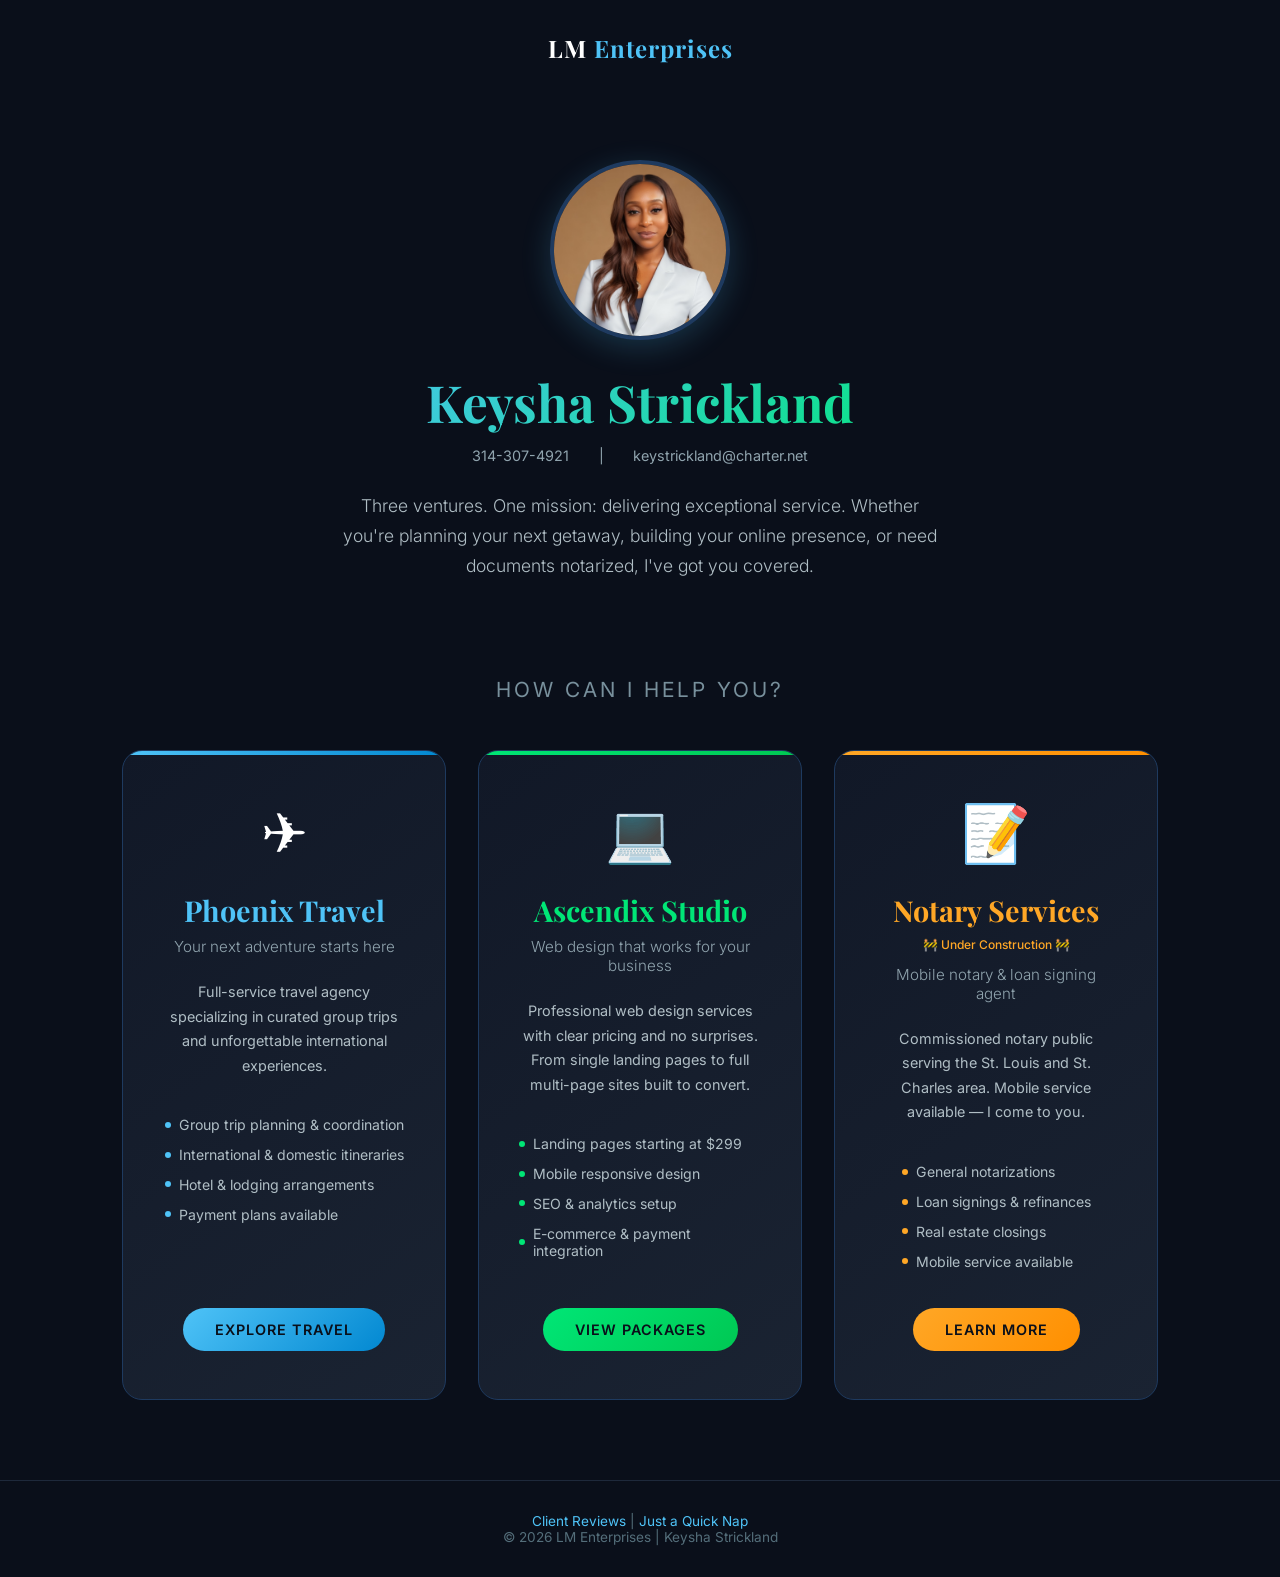
<file: index.html>
<!DOCTYPE html>
<html lang="en">
<head>
    <meta charset="UTF-8">
    <meta name="viewport" content="width=device-width, initial-scale=1.0">
    <title>LM Enterprises | Keysha Strickland</title>
    <link rel="preconnect" href="https://fonts.googleapis.com">
    <link rel="preconnect" href="https://fonts.gstatic.com" crossorigin>
    <link href="https://fonts.googleapis.com/css2?family=Inter:wght@300;400;500;600;700;800&family=Playfair+Display:wght@600;700&display=swap" rel="stylesheet">
    <style>
        * {
            margin: 0;
            padding: 0;
            box-sizing: border-box;
        }

        body {
            font-family: 'Inter', sans-serif;
            background: #0a0f1a;
            color: #ffffff;
            min-height: 100vh;
            overflow-x: hidden;
        }

        /* Header */
        .header {
            padding: 2rem 3rem;
            display: flex;
            align-items: center;
            justify-content: center;
        }

        .logo {
            font-family: 'Playfair Display', serif;
            font-size: 1.5rem;
            font-weight: 700;
            color: #fff;
            letter-spacing: 1px;
        }

        .logo span {
            color: #4fc3f7;
        }

        /* Hero Section */
        .hero {
            text-align: center;
            padding: 4rem 2rem 3rem;
            max-width: 800px;
            margin: 0 auto;
        }

        .hero-photo {
            width: 180px;
            height: 180px;
            border-radius: 50%;
            object-fit: cover;
            object-position: top;
            border: 4px solid #1e3a5f;
            box-shadow: 0 8px 30px rgba(79, 195, 247, 0.2);
            margin-bottom: 1.5rem;
        }

        .hero h1 {
            font-family: 'Playfair Display', serif;
            font-size: 3.2rem;
            font-weight: 700;
            margin-bottom: 0.5rem;
            background: linear-gradient(135deg, #4fc3f7, #00e676);
            -webkit-background-clip: text;
            -webkit-text-fill-color: transparent;
            background-clip: text;
        }

        .hero .contact-info {
            margin-bottom: 1.5rem;
        }

        .hero .contact-info a,
        .hero .contact-info span {
            display: inline-block;
            font-size: 0.9rem;
            color: #90a4ae;
            margin: 0.2rem 0.8rem;
            text-decoration: none;
            transition: color 0.3s;
        }

        .hero .contact-info a:hover {
            color: #4fc3f7;
        }

        .hero .subtitle {
            font-size: 1.1rem;
            color: #b0bec5;
            font-weight: 300;
            line-height: 1.7;
            max-width: 600px;
            margin: 0 auto;
        }

        /* Services Section */
        .services-section {
            padding: 3rem 2rem 5rem;
            max-width: 1100px;
            margin: 0 auto;
        }

        .services-section h2 {
            text-align: center;
            font-size: 1.3rem;
            font-weight: 400;
            color: #78909c;
            margin-bottom: 3rem;
            text-transform: uppercase;
            letter-spacing: 3px;
        }

        .services-grid {
            display: grid;
            grid-template-columns: repeat(3, 1fr);
            gap: 2rem;
        }

        /* Service Card */
        .service-card {
            background: linear-gradient(145deg, #111827, #1a2332);
            border: 1px solid #1e3a5f;
            border-radius: 20px;
            padding: 3rem 2.5rem;
            text-align: center;
            transition: all 0.4s ease;
            position: relative;
            overflow: hidden;
            text-decoration: none;
            color: inherit;
            display: flex;
            flex-direction: column;
            align-items: center;
        }

        .service-card::before {
            content: '';
            position: absolute;
            top: 0;
            left: 0;
            right: 0;
            height: 4px;
            border-radius: 20px 20px 0 0;
        }

        .service-card.travel::before {
            background: linear-gradient(90deg, #4fc3f7, #0288d1);
        }

        .service-card.web::before {
            background: linear-gradient(90deg, #00e676, #00c853);
        }

        .service-card.notary::before {
            background: linear-gradient(90deg, #ffa726, #ff8f00);
        }

        .service-card:hover {
            transform: translateY(-8px);
            box-shadow: 0 20px 60px rgba(0, 0, 0, 0.4);
        }

        .service-card.travel:hover {
            border-color: #4fc3f7;
            box-shadow: 0 20px 60px rgba(79, 195, 247, 0.15);
        }

        .service-card.web:hover {
            border-color: #00e676;
            box-shadow: 0 20px 60px rgba(0, 230, 118, 0.15);
        }

        .service-card.notary:hover {
            border-color: #ffa726;
            box-shadow: 0 20px 60px rgba(255, 167, 38, 0.15);
        }

        .service-icon {
            font-size: 3.5rem;
            margin-bottom: 1.5rem;
        }

        .service-card h3 {
            font-family: 'Playfair Display', serif;
            font-size: 1.8rem;
            font-weight: 700;
            margin-bottom: 0.5rem;
        }

        .service-card.travel h3 {
            color: #4fc3f7;
        }

        .service-card.web h3 {
            color: #00e676;
        }

        .service-card.notary h3 {
            color: #ffa726;
        }

        .service-card .tagline {
            font-size: 0.95rem;
            color: #90a4ae;
            margin-bottom: 1.5rem;
            font-weight: 300;
        }

        .service-card .description {
            font-size: 0.9rem;
            color: #b0bec5;
            line-height: 1.7;
            margin-bottom: 2rem;
        }

        .service-card .cta-btn {
            display: inline-block;
            padding: 0.8rem 2rem;
            border-radius: 50px;
            font-size: 0.9rem;
            font-weight: 600;
            text-transform: uppercase;
            letter-spacing: 1px;
            transition: all 0.3s ease;
            margin-top: auto;
        }

        .service-card.travel .cta-btn {
            background: linear-gradient(135deg, #4fc3f7, #0288d1);
            color: #0a0f1a;
        }

        .service-card.travel:hover .cta-btn {
            box-shadow: 0 8px 25px rgba(79, 195, 247, 0.4);
        }

        .service-card.web .cta-btn {
            background: linear-gradient(135deg, #00e676, #00c853);
            color: #0a0f1a;
        }

        .service-card.web:hover .cta-btn {
            box-shadow: 0 8px 25px rgba(0, 230, 118, 0.4);
        }

        .service-card.notary .cta-btn {
            background: linear-gradient(135deg, #ffa726, #ff8f00);
            color: #0a0f1a;
        }

        .service-card.notary:hover .cta-btn {
            box-shadow: 0 8px 25px rgba(255, 167, 38, 0.4);
        }

        /* Features list */
        .features-list {
            list-style: none;
            text-align: left;
            margin-bottom: 2rem;
            flex-grow: 1;
        }

        .features-list li {
            padding: 0.4rem 0;
            font-size: 0.88rem;
            color: #b0bec5;
            display: flex;
            align-items: center;
            gap: 0.5rem;
        }

        .features-list li::before {
            content: '';
            width: 6px;
            height: 6px;
            border-radius: 50%;
            flex-shrink: 0;
        }

        .service-card.travel .features-list li::before {
            background: #4fc3f7;
        }

        .service-card.web .features-list li::before {
            background: #00e676;
        }

        .service-card.notary .features-list li::before {
            background: #ffa726;
        }

        /* Footer */
        .footer {
            text-align: center;
            padding: 2rem;
            border-top: 1px solid #1e293b;
            color: #546e7a;
            font-size: 0.85rem;
        }

        .footer a {
            color: #4fc3f7;
            text-decoration: none;
        }

        /* Responsive */
        @media (max-width: 768px) {
            .hero h1 {
                font-size: 2.2rem;
            }

            .hero-photo {
                width: 140px;
                height: 140px;
            }

            .hero .contact-info a,
            .hero .contact-info span {
                display: block;
                margin: 0.3rem 0;
            }

            .hero .contact-info span {
                display: none;
            }

            .services-grid {
                grid-template-columns: 1fr;
                gap: 2rem;
            }

            .service-card {
                padding: 2rem 1.5rem;
            }

            .header {
                padding: 1.5rem 2rem;
            }
        }
    </style>
</head>
<body>
    <header class="header">
        <div class="logo">LM <span>Enterprises</span></div>
    </header>

    <section class="hero">
        <img src="images/keysha.jpg" alt="Keysha Strickland" class="hero-photo">
        <h1>Keysha Strickland</h1>
        <div class="contact-info">
            <a href="tel:3143074921">314-307-4921</a>
            <span>|</span>
            <a href="mailto:keystrickland@charter.net">keystrickland@charter.net</a>
        </div>
        <p class="subtitle">
            Three ventures. One mission: delivering exceptional service. 
            Whether you're planning your next getaway, building your online presence, 
            or need documents notarized, I've got you covered.
        </p>
    </section>

    <section class="services-section">
        <h2>How can I help you?</h2>
        <div class="services-grid">
            <!-- Phoenix Travel -->
            <a href="phoenix-travel.html" class="service-card travel">
                <div class="service-icon">&#9992;</div>
                <h3>Phoenix Travel</h3>
                <p class="tagline">Your next adventure starts here</p>
                <p class="description">
                    Full-service travel agency specializing in curated group trips 
                    and unforgettable international experiences.
                </p>
                <ul class="features-list">
                    <li>Group trip planning & coordination</li>
                    <li>International & domestic itineraries</li>
                    <li>Hotel & lodging arrangements</li>
                    <li>Payment plans available</li>
                </ul>
                <span class="cta-btn">Explore Travel</span>
            </a>

            <!-- Ascendix Studio -->
            <a href="ascendix-studio.html" class="service-card web">
                <div class="service-icon">&#128187;</div>
                <h3>Ascendix Studio</h3>
                <p class="tagline">Web design that works for your business</p>
                <p class="description">
                    Professional web design services with clear pricing and no surprises. 
                    From single landing pages to full multi-page sites built to convert.
                </p>
                <ul class="features-list">
                    <li>Landing pages starting at $299</li>
                    <li>Mobile responsive design</li>
                    <li>SEO & analytics setup</li>
                    <li>E-commerce & payment integration</li>
                </ul>
                <span class="cta-btn">View Packages</span>
            </a>

            <!-- Notary Services -->
            <a href="notary-services.html" class="service-card notary">
                <div class="service-icon">&#128221;</div>
                <h3>Notary Services</h3>
                <p style="font-size: 0.75rem; color: #ffa726; margin-bottom: 0.8rem; font-weight: 500;">&#128679; Under Construction &#128679;</p>
                <p class="tagline">Mobile notary & loan signing agent</p>
                <p class="description">
                    Commissioned notary public serving the St. Louis and St. Charles area. 
                    Mobile service available — I come to you.
                </p>
                <ul class="features-list">
                    <li>General notarizations</li>
                    <li>Loan signings & refinances</li>
                    <li>Real estate closings</li>
                    <li>Mobile service available</li>
                </ul>
                <span class="cta-btn">Learn More</span>
            </a>
        </div>
    </section>

    <footer class="footer">
        <p><a href="reviews.html">Client Reviews</a> | <a href="just-a-quick-nap.html">Just a Quick Nap</a></p>
        <p>&copy; 2026 LM Enterprises | Keysha Strickland</p>
    </footer>
</body>
</html>
</file>
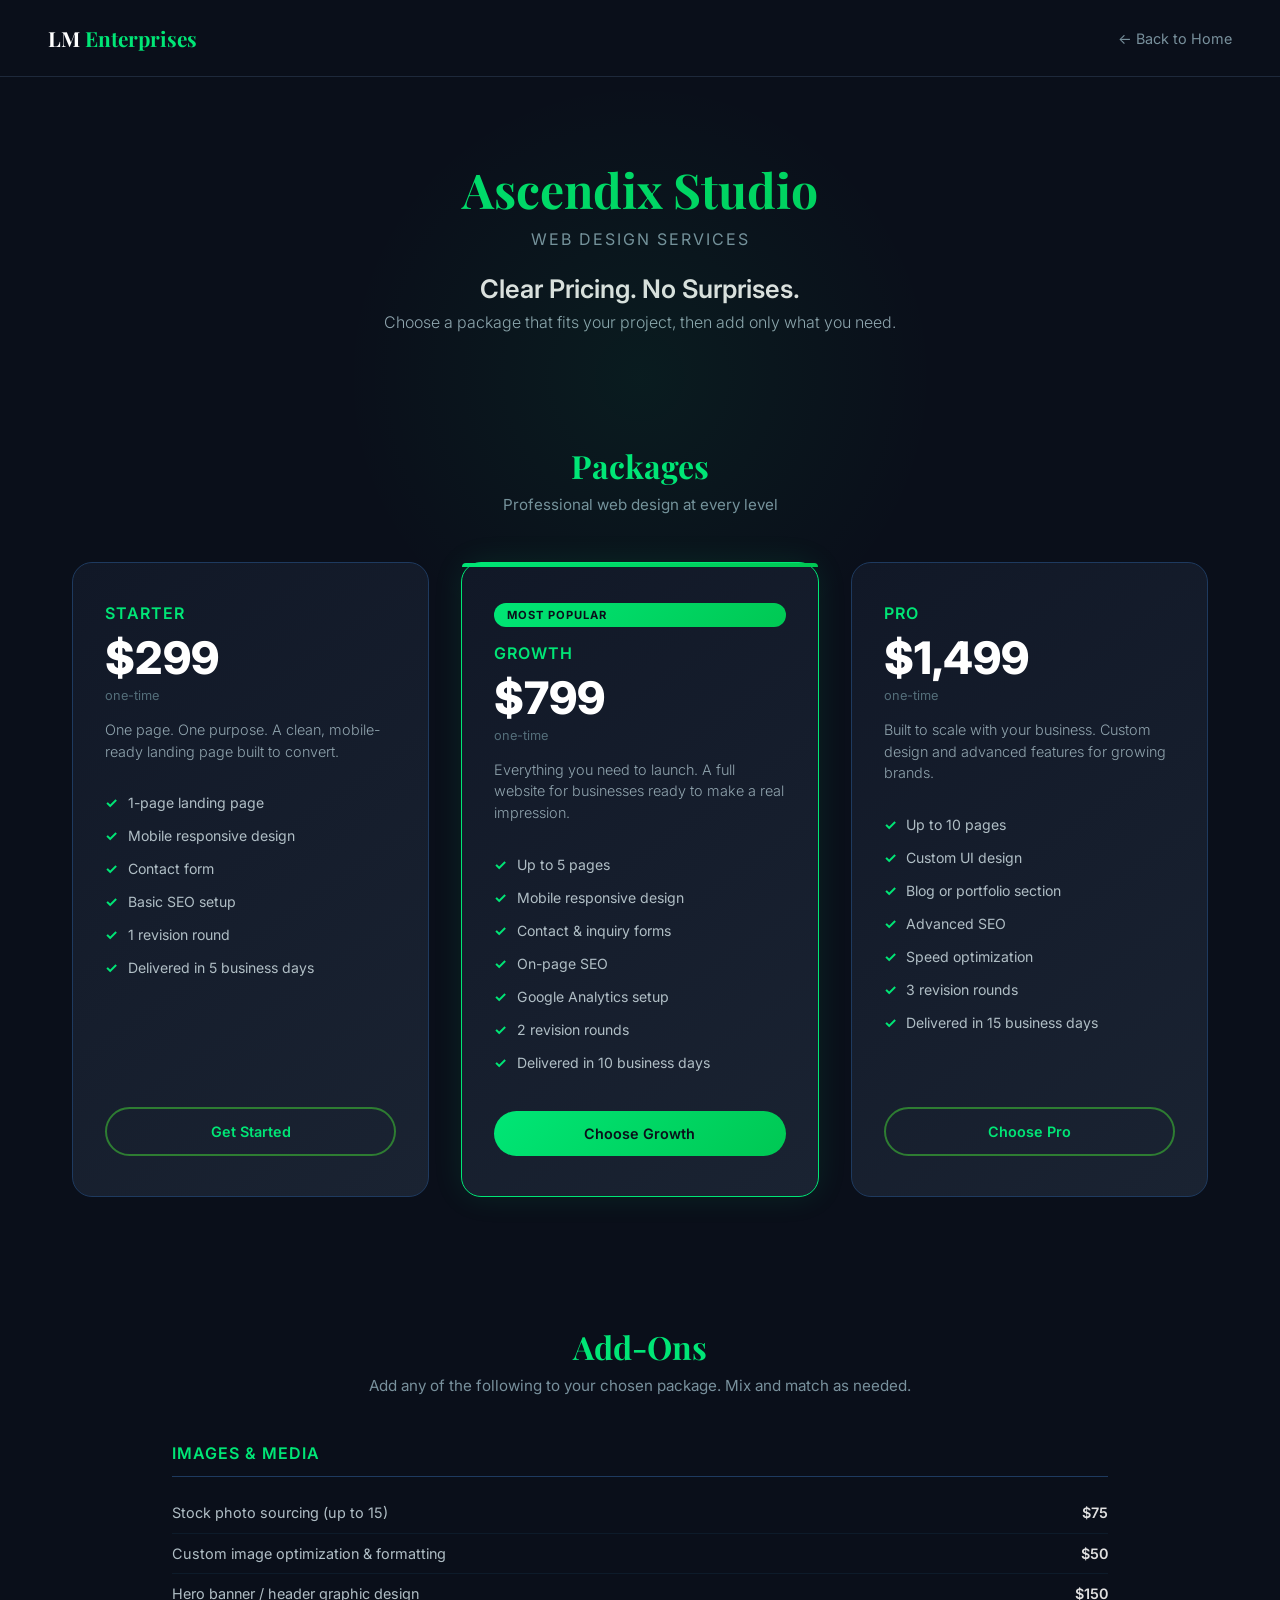
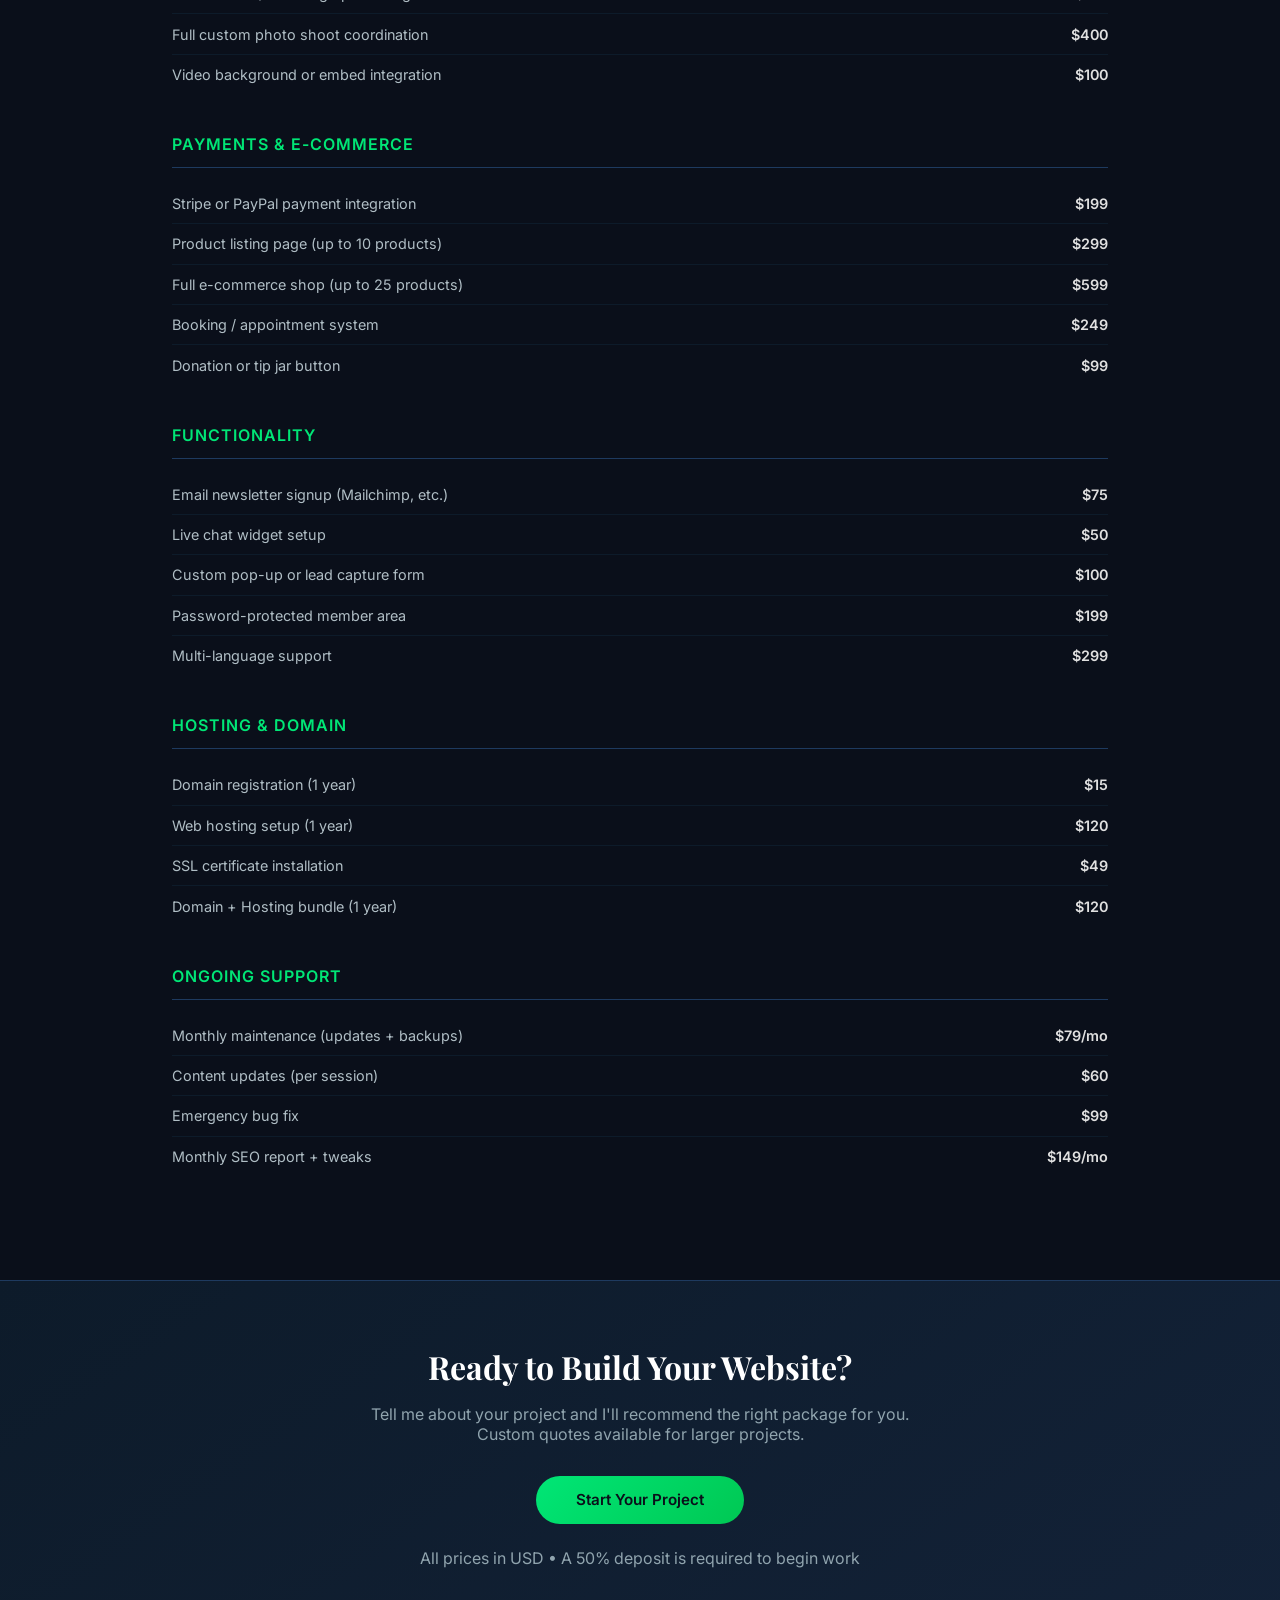
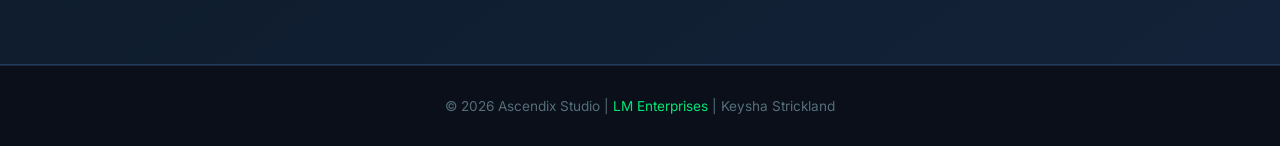
<file: ascendix-studio.html>
<!DOCTYPE html>
<html lang="en">
<head>
    <meta charset="UTF-8">
    <meta name="viewport" content="width=device-width, initial-scale=1.0">
    <title>Ascendix Studio | Web Design Services | LM Enterprises</title>
    <link rel="preconnect" href="https://fonts.googleapis.com">
    <link rel="preconnect" href="https://fonts.gstatic.com" crossorigin>
    <link href="https://fonts.googleapis.com/css2?family=Inter:wght@300;400;500;600;700;800&family=Playfair+Display:wght@600;700&display=swap" rel="stylesheet">
    <style>
        * {
            margin: 0;
            padding: 0;
            box-sizing: border-box;
        }

        body {
            font-family: 'Inter', sans-serif;
            background: #0a0f1a;
            color: #ffffff;
            min-height: 100vh;
            overflow-x: hidden;
        }

        /* Navigation */
        .nav {
            padding: 1.5rem 3rem;
            display: flex;
            align-items: center;
            justify-content: space-between;
            border-bottom: 1px solid #1e293b;
        }

        .nav .logo {
            font-family: 'Playfair Display', serif;
            font-size: 1.3rem;
            font-weight: 700;
            color: #fff;
            text-decoration: none;
        }

        .nav .logo span {
            color: #00e676;
        }

        .nav .back-link {
            color: #78909c;
            text-decoration: none;
            font-size: 0.9rem;
            transition: color 0.3s;
        }

        .nav .back-link:hover {
            color: #00e676;
        }

        /* Hero */
        .hero {
            text-align: center;
            padding: 5rem 2rem 3rem;
            position: relative;
        }

        .hero::before {
            content: '';
            position: absolute;
            top: 0;
            left: 50%;
            transform: translateX(-50%);
            width: 600px;
            height: 600px;
            background: radial-gradient(circle, rgba(0, 230, 118, 0.06) 0%, transparent 70%);
            pointer-events: none;
        }

        .hero h1 {
            font-family: 'Playfair Display', serif;
            font-size: 3rem;
            font-weight: 700;
            margin-bottom: 0.5rem;
            background: linear-gradient(135deg, #00e676, #00c853);
            -webkit-background-clip: text;
            -webkit-text-fill-color: transparent;
            background-clip: text;
        }

        .hero .tagline {
            font-size: 1rem;
            color: #78909c;
            text-transform: uppercase;
            letter-spacing: 2px;
            margin-bottom: 1.5rem;
        }

        .hero .subtitle {
            font-size: 1.6rem;
            color: #e0e0e0;
            font-weight: 600;
            margin-bottom: 0.5rem;
        }

        .hero .desc {
            font-size: 1rem;
            color: #90a4ae;
            font-weight: 300;
            max-width: 550px;
            margin: 0 auto;
        }

        /* Packages Section */
        .section {
            padding: 4rem 2rem;
            max-width: 1200px;
            margin: 0 auto;
        }

        .section-title {
            font-family: 'Playfair Display', serif;
            font-size: 2rem;
            font-weight: 700;
            text-align: center;
            margin-bottom: 0.5rem;
            color: #00e676;
        }

        .section-subtitle {
            text-align: center;
            color: #78909c;
            font-size: 0.95rem;
            margin-bottom: 3rem;
        }

        /* Pricing Cards */
        .pricing-grid {
            display: grid;
            grid-template-columns: repeat(3, 1fr);
            gap: 2rem;
            align-items: stretch;
        }

        .pricing-card {
            background: linear-gradient(145deg, #111827, #1a2332);
            border: 1px solid #1e3a5f;
            border-radius: 20px;
            padding: 2.5rem 2rem;
            position: relative;
            transition: all 0.3s ease;
            display: flex;
            flex-direction: column;
        }

        .pricing-card:hover {
            transform: translateY(-6px);
            box-shadow: 0 16px 50px rgba(0, 230, 118, 0.1);
        }

        .pricing-card.featured {
            border-color: #00e676;
            box-shadow: 0 0 30px rgba(0, 230, 118, 0.1);
        }

        .pricing-card.featured::before {
            content: '';
            position: absolute;
            top: 0;
            left: 0;
            right: 0;
            height: 4px;
            background: linear-gradient(90deg, #00e676, #00c853);
            border-radius: 20px 20px 0 0;
        }

        .badge {
            display: inline-block;
            background: linear-gradient(135deg, #00e676, #00c853);
            color: #0a0f1a;
            font-size: 0.7rem;
            font-weight: 700;
            text-transform: uppercase;
            letter-spacing: 1px;
            padding: 0.3rem 0.8rem;
            border-radius: 20px;
            margin-bottom: 1rem;
        }

        .pricing-card .plan-name {
            font-size: 1rem;
            font-weight: 600;
            color: #00e676;
            text-transform: uppercase;
            letter-spacing: 1px;
            margin-bottom: 0.5rem;
        }

        .pricing-card .price {
            font-size: 2.8rem;
            font-weight: 800;
            color: #fff;
            margin-bottom: 0.2rem;
        }

        .pricing-card .price-note {
            font-size: 0.8rem;
            color: #546e7a;
            margin-bottom: 1rem;
        }

        .pricing-card .plan-desc {
            font-size: 0.9rem;
            color: #90a4ae;
            font-weight: 300;
            margin-bottom: 1.5rem;
            line-height: 1.5;
        }

        .pricing-card .features {
            list-style: none;
            margin-bottom: 2rem;
            flex-grow: 1;
        }

        .pricing-card .features li {
            padding: 0.5rem 0;
            font-size: 0.88rem;
            color: #b0bec5;
            display: flex;
            align-items: center;
            gap: 0.6rem;
        }

        .pricing-card .features li::before {
            content: '\2713';
            color: #00e676;
            font-weight: 700;
            font-size: 0.9rem;
            flex-shrink: 0;
        }

        .pricing-card .select-btn {
            display: block;
            text-align: center;
            padding: 0.9rem 1.5rem;
            border-radius: 50px;
            font-size: 0.9rem;
            font-weight: 600;
            text-decoration: none;
            transition: all 0.3s ease;
            margin-top: auto;
        }

        .pricing-card .select-btn.outline {
            border: 2px solid #2e7d32;
            color: #00e676;
            background: transparent;
        }

        .pricing-card .select-btn.outline:hover {
            background: rgba(0, 230, 118, 0.1);
            border-color: #00e676;
        }

        .pricing-card.featured .select-btn {
            background: linear-gradient(135deg, #00e676, #00c853);
            color: #0a0f1a;
            border: none;
        }

        .pricing-card.featured .select-btn:hover {
            box-shadow: 0 8px 25px rgba(0, 230, 118, 0.4);
            transform: translateY(-2px);
        }

        /* Add-ons Section */
        .addons-section {
            padding: 4rem 2rem;
            max-width: 1000px;
            margin: 0 auto;
        }

        .addon-category {
            margin-bottom: 2.5rem;
        }

        .addon-category h3 {
            font-size: 1rem;
            font-weight: 600;
            color: #00e676;
            text-transform: uppercase;
            letter-spacing: 1px;
            padding-bottom: 0.8rem;
            border-bottom: 1px solid #1e3a5f;
            margin-bottom: 1rem;
        }

        .addon-list {
            list-style: none;
        }

        .addon-list li {
            display: flex;
            justify-content: space-between;
            align-items: center;
            padding: 0.7rem 0;
            border-bottom: 1px solid #0d1b2a;
        }

        .addon-list li:last-child {
            border-bottom: none;
        }

        .addon-name {
            font-size: 0.9rem;
            color: #b0bec5;
        }

        .addon-price {
            font-size: 0.9rem;
            font-weight: 600;
            color: #e0e0e0;
        }

        /* CTA */
        .cta-section {
            text-align: center;
            padding: 4rem 2rem;
            background: linear-gradient(145deg, #0d1b2a, #132238);
            border-top: 1px solid #1e3a5f;
            border-bottom: 1px solid #1e3a5f;
        }

        .cta-section h2 {
            font-family: 'Playfair Display', serif;
            font-size: 2rem;
            margin-bottom: 1rem;
            color: #fff;
        }

        .cta-section p {
            color: #90a4ae;
            font-size: 1rem;
            margin-bottom: 2rem;
            max-width: 550px;
            margin-left: auto;
            margin-right: auto;
        }

        .cta-section .btn {
            display: inline-block;
            padding: 0.9rem 2.5rem;
            border-radius: 50px;
            font-size: 0.95rem;
            font-weight: 600;
            text-decoration: none;
            background: linear-gradient(135deg, #00e676, #00c853);
            color: #0a0f1a;
            transition: all 0.3s ease;
        }

        .cta-section .btn:hover {
            box-shadow: 0 8px 25px rgba(0, 230, 118, 0.4);
            transform: translateY(-2px);
        }

        .deposit-note {
            margin-top: 1.5rem;
            font-size: 0.82rem;
            color: #546e7a;
        }

        /* Footer */
        .footer {
            text-align: center;
            padding: 2rem;
            border-top: 1px solid #1e293b;
            color: #546e7a;
            font-size: 0.85rem;
        }

        .footer a {
            color: #00e676;
            text-decoration: none;
        }

        /* Responsive */
        @media (max-width: 900px) {
            .pricing-grid {
                grid-template-columns: 1fr;
                max-width: 450px;
                margin: 0 auto;
            }

            .hero h1 {
                font-size: 2.2rem;
            }
        }

        @media (max-width: 600px) {
            .nav {
                padding: 1rem 1.5rem;
            }

            .hero {
                padding: 3rem 1.5rem 2rem;
            }

            .hero .subtitle {
                font-size: 1.3rem;
            }

            .section, .addons-section {
                padding: 3rem 1.5rem;
            }
        }
    </style>
</head>
<body>
    <nav class="nav">
        <a href="index.html" class="logo">LM <span>Enterprises</span></a>
        <a href="index.html" class="back-link">&larr; Back to Home</a>
    </nav>

    <section class="hero">
        <h1>Ascendix Studio</h1>
        <p class="tagline">Web Design Services</p>
        <p class="subtitle">Clear Pricing. No Surprises.</p>
        <p class="desc">Choose a package that fits your project, then add only what you need.</p>
    </section>

    <!-- Packages -->
    <section class="section">
        <h2 class="section-title">Packages</h2>
        <p class="section-subtitle">Professional web design at every level</p>

        <div class="pricing-grid">
            <!-- Starter -->
            <div class="pricing-card">
                <div class="plan-name">Starter</div>
                <div class="price">$299</div>
                <div class="price-note">one-time</div>
                <p class="plan-desc">One page. One purpose. A clean, mobile-ready landing page built to convert.</p>
                <ul class="features">
                    <li>1-page landing page</li>
                    <li>Mobile responsive design</li>
                    <li>Contact form</li>
                    <li>Basic SEO setup</li>
                    <li>1 revision round</li>
                    <li>Delivered in 5 business days</li>
                </ul>
                <a href="mailto:keystrickland@email.com?subject=Ascendix Studio - Starter Package" class="select-btn outline">Get Started</a>
            </div>

            <!-- Growth (Featured) -->
            <div class="pricing-card featured">
                <span class="badge">Most Popular</span>
                <div class="plan-name">Growth</div>
                <div class="price">$799</div>
                <div class="price-note">one-time</div>
                <p class="plan-desc">Everything you need to launch. A full website for businesses ready to make a real impression.</p>
                <ul class="features">
                    <li>Up to 5 pages</li>
                    <li>Mobile responsive design</li>
                    <li>Contact & inquiry forms</li>
                    <li>On-page SEO</li>
                    <li>Google Analytics setup</li>
                    <li>2 revision rounds</li>
                    <li>Delivered in 10 business days</li>
                </ul>
                <a href="mailto:keystrickland@email.com?subject=Ascendix Studio - Growth Package" class="select-btn">Choose Growth</a>
            </div>

            <!-- Pro -->
            <div class="pricing-card">
                <div class="plan-name">Pro</div>
                <div class="price">$1,499</div>
                <div class="price-note">one-time</div>
                <p class="plan-desc">Built to scale with your business. Custom design and advanced features for growing brands.</p>
                <ul class="features">
                    <li>Up to 10 pages</li>
                    <li>Custom UI design</li>
                    <li>Blog or portfolio section</li>
                    <li>Advanced SEO</li>
                    <li>Speed optimization</li>
                    <li>3 revision rounds</li>
                    <li>Delivered in 15 business days</li>
                </ul>
                <a href="mailto:keystrickland@email.com?subject=Ascendix Studio - Pro Package" class="select-btn outline">Choose Pro</a>
            </div>
        </div>
    </section>

    <!-- Add-ons -->
    <section class="addons-section">
        <h2 class="section-title">Add-Ons</h2>
        <p class="section-subtitle">Add any of the following to your chosen package. Mix and match as needed.</p>

        <div class="addon-category">
            <h3>Images & Media</h3>
            <ul class="addon-list">
                <li>
                    <span class="addon-name">Stock photo sourcing (up to 15)</span>
                    <span class="addon-price">$75</span>
                </li>
                <li>
                    <span class="addon-name">Custom image optimization & formatting</span>
                    <span class="addon-price">$50</span>
                </li>
                <li>
                    <span class="addon-name">Hero banner / header graphic design</span>
                    <span class="addon-price">$150</span>
                </li>
                <li>
                    <span class="addon-name">Full custom photo shoot coordination</span>
                    <span class="addon-price">$400</span>
                </li>
                <li>
                    <span class="addon-name">Video background or embed integration</span>
                    <span class="addon-price">$100</span>
                </li>
            </ul>
        </div>

        <div class="addon-category">
            <h3>Payments & E-commerce</h3>
            <ul class="addon-list">
                <li>
                    <span class="addon-name">Stripe or PayPal payment integration</span>
                    <span class="addon-price">$199</span>
                </li>
                <li>
                    <span class="addon-name">Product listing page (up to 10 products)</span>
                    <span class="addon-price">$299</span>
                </li>
                <li>
                    <span class="addon-name">Full e-commerce shop (up to 25 products)</span>
                    <span class="addon-price">$599</span>
                </li>
                <li>
                    <span class="addon-name">Booking / appointment system</span>
                    <span class="addon-price">$249</span>
                </li>
                <li>
                    <span class="addon-name">Donation or tip jar button</span>
                    <span class="addon-price">$99</span>
                </li>
            </ul>
        </div>

        <div class="addon-category">
            <h3>Functionality</h3>
            <ul class="addon-list">
                <li>
                    <span class="addon-name">Email newsletter signup (Mailchimp, etc.)</span>
                    <span class="addon-price">$75</span>
                </li>
                <li>
                    <span class="addon-name">Live chat widget setup</span>
                    <span class="addon-price">$50</span>
                </li>
                <li>
                    <span class="addon-name">Custom pop-up or lead capture form</span>
                    <span class="addon-price">$100</span>
                </li>
                <li>
                    <span class="addon-name">Password-protected member area</span>
                    <span class="addon-price">$199</span>
                </li>
                <li>
                    <span class="addon-name">Multi-language support</span>
                    <span class="addon-price">$299</span>
                </li>
            </ul>
        </div>

        <div class="addon-category">
            <h3>Hosting & Domain</h3>
            <ul class="addon-list">
                <li>
                    <span class="addon-name">Domain registration (1 year)</span>
                    <span class="addon-price">$15</span>
                </li>
                <li>
                    <span class="addon-name">Web hosting setup (1 year)</span>
                    <span class="addon-price">$120</span>
                </li>
                <li>
                    <span class="addon-name">SSL certificate installation</span>
                    <span class="addon-price">$49</span>
                </li>
                <li>
                    <span class="addon-name">Domain + Hosting bundle (1 year)</span>
                    <span class="addon-price">$120</span>
                </li>
            </ul>
        </div>

        <div class="addon-category">
            <h3>Ongoing Support</h3>
            <ul class="addon-list">
                <li>
                    <span class="addon-name">Monthly maintenance (updates + backups)</span>
                    <span class="addon-price">$79/mo</span>
                </li>
                <li>
                    <span class="addon-name">Content updates (per session)</span>
                    <span class="addon-price">$60</span>
                </li>
                <li>
                    <span class="addon-name">Emergency bug fix</span>
                    <span class="addon-price">$99</span>
                </li>
                <li>
                    <span class="addon-name">Monthly SEO report + tweaks</span>
                    <span class="addon-price">$149/mo</span>
                </li>
            </ul>
        </div>
    </section>

    <!-- CTA -->
    <section class="cta-section">
        <h2>Ready to Build Your Website?</h2>
        <p>Tell me about your project and I'll recommend the right package for you. Custom quotes available for larger projects.</p>
        <a href="mailto:keystrickland@email.com?subject=Ascendix Studio - Project Inquiry" class="btn">Start Your Project</a>
        <p class="deposit-note">All prices in USD &bull; A 50% deposit is required to begin work</p>
    </section>

    <footer class="footer">
        <p>&copy; 2026 Ascendix Studio | <a href="index.html">LM Enterprises</a> | Keysha Strickland</p>
    </footer>
</body>
</html>
</file>
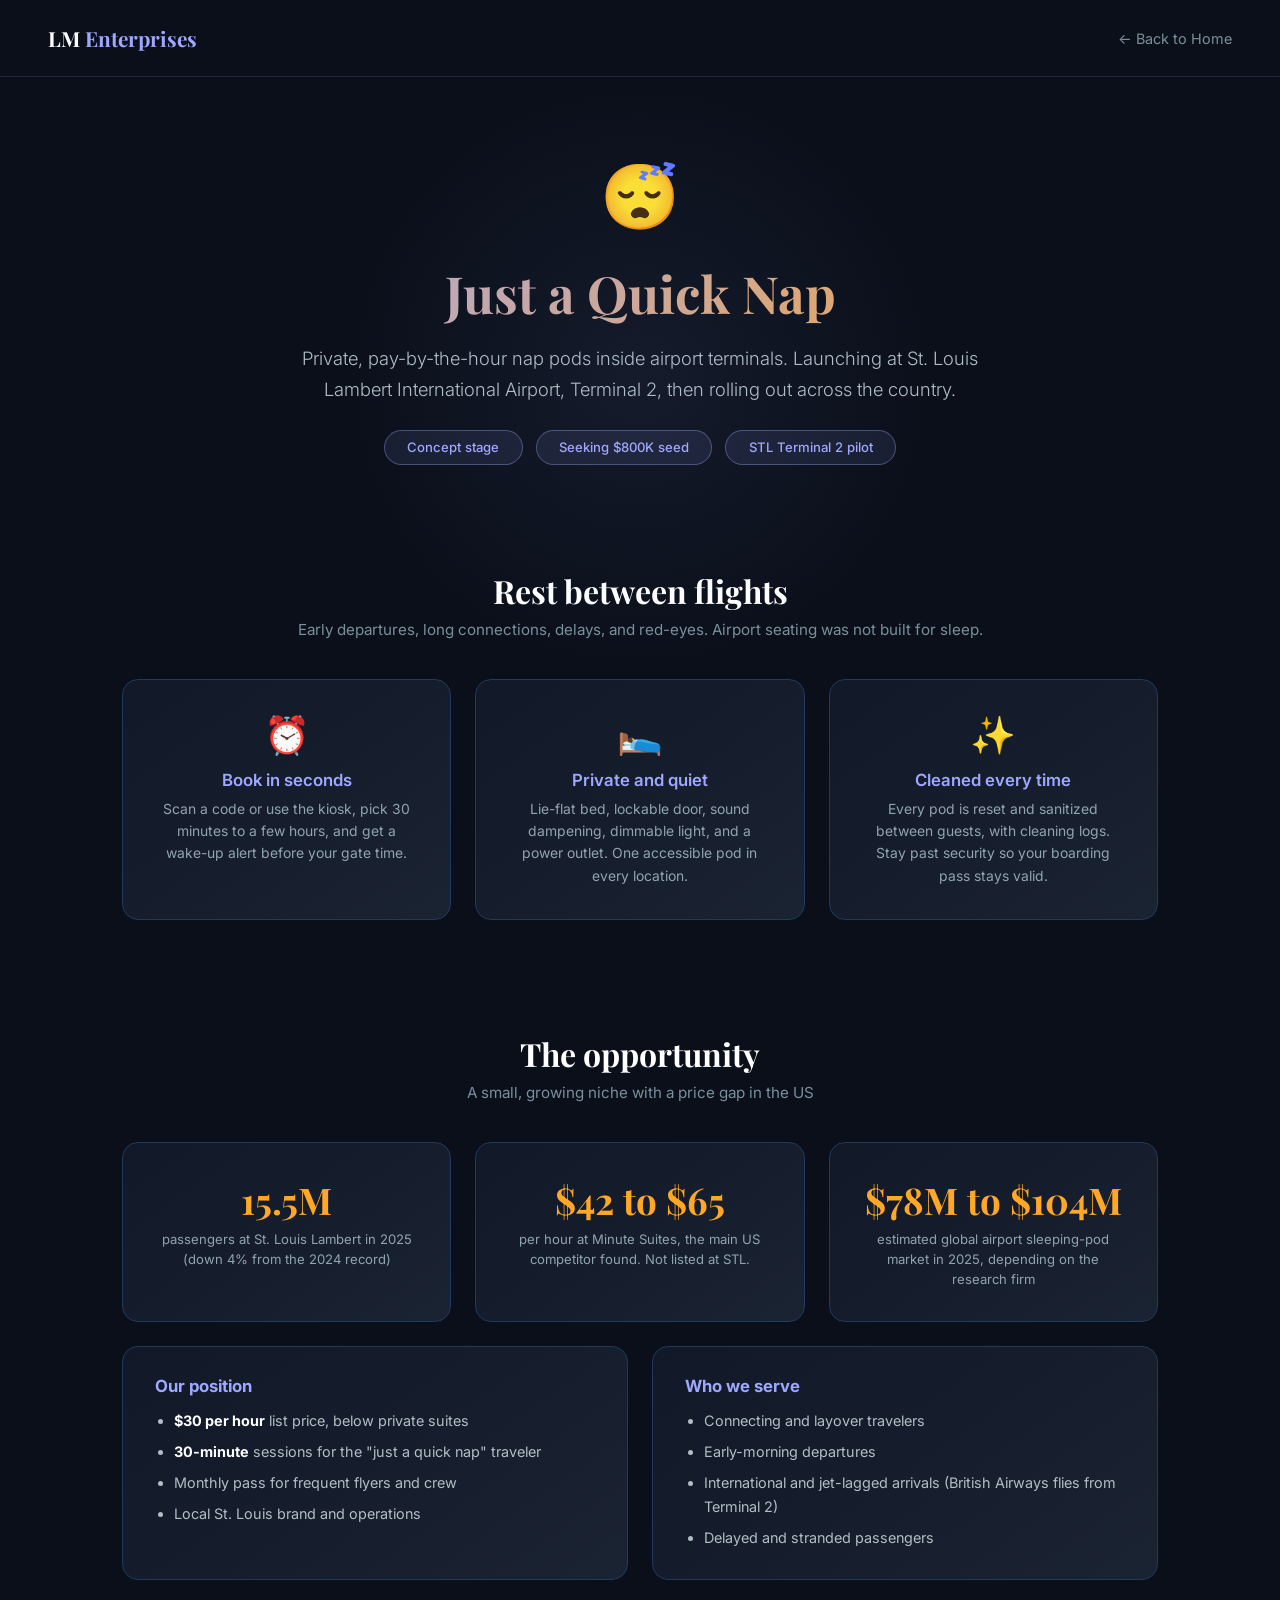
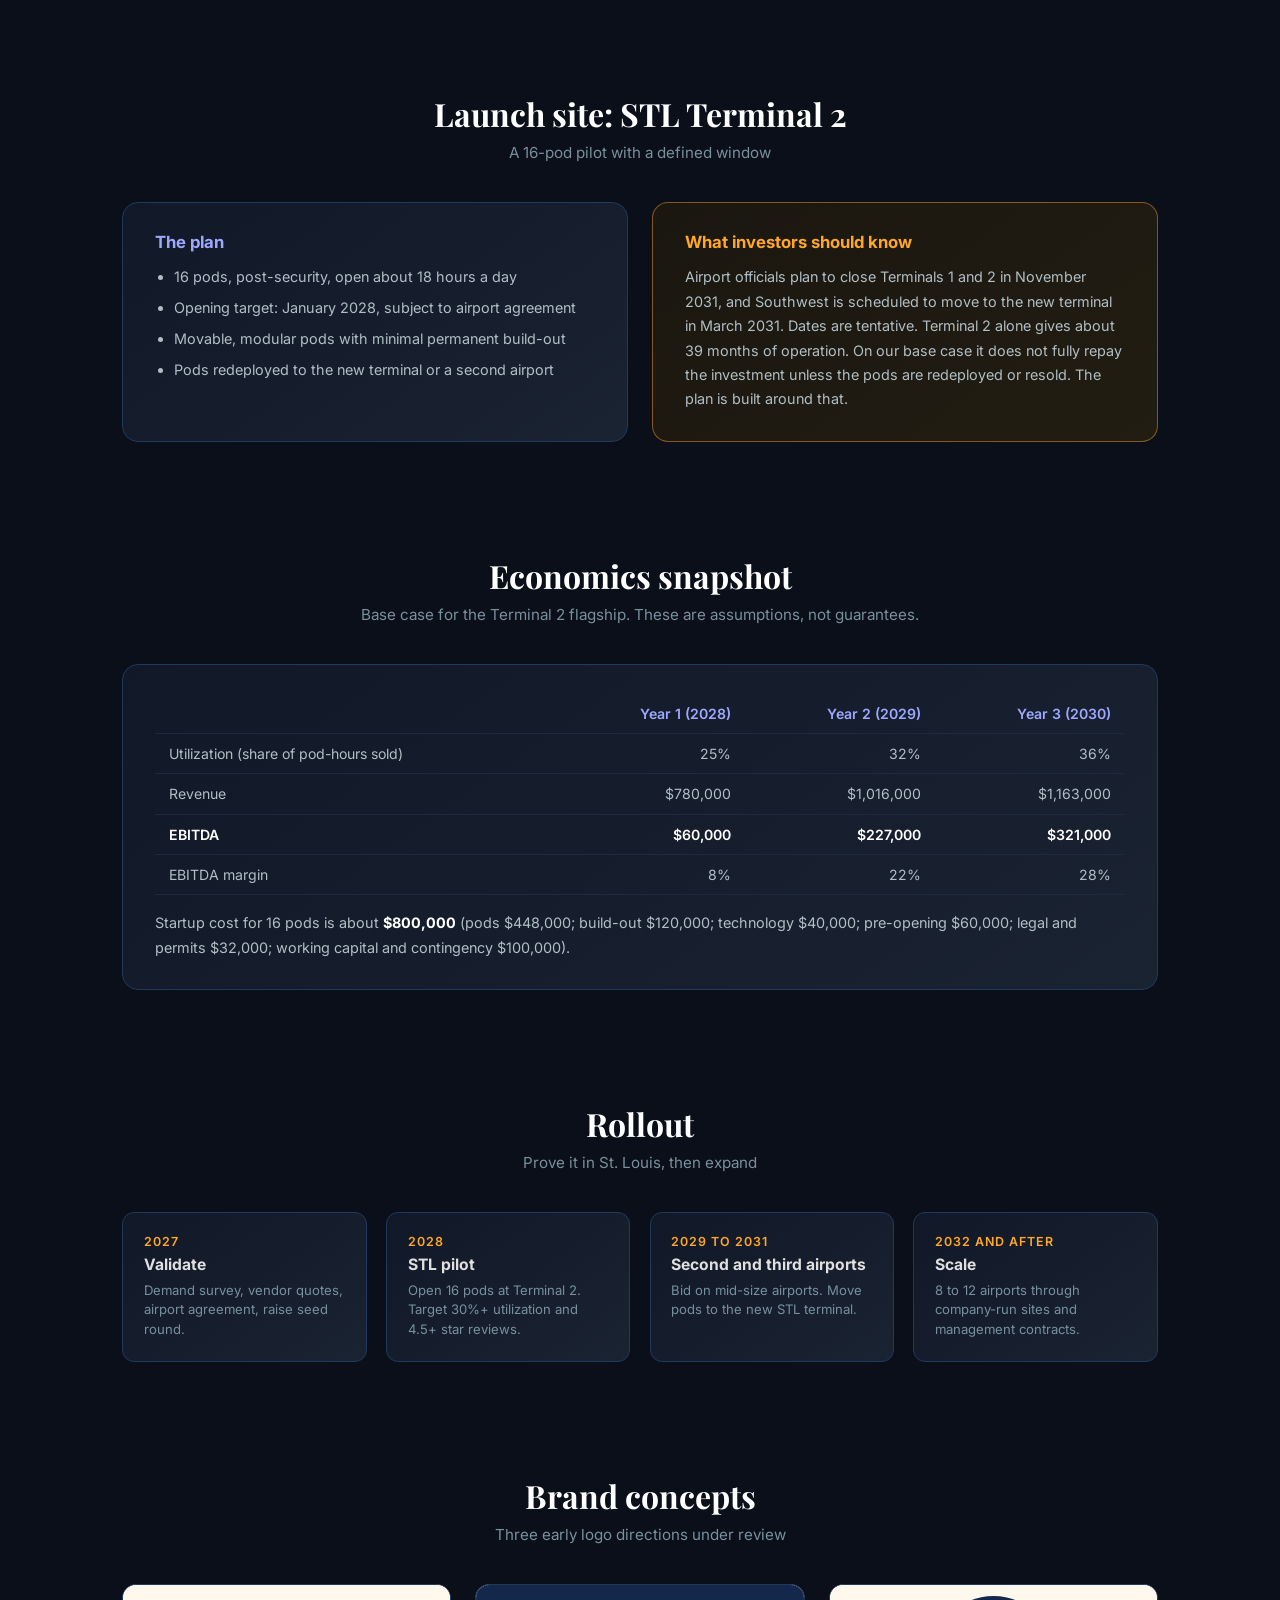
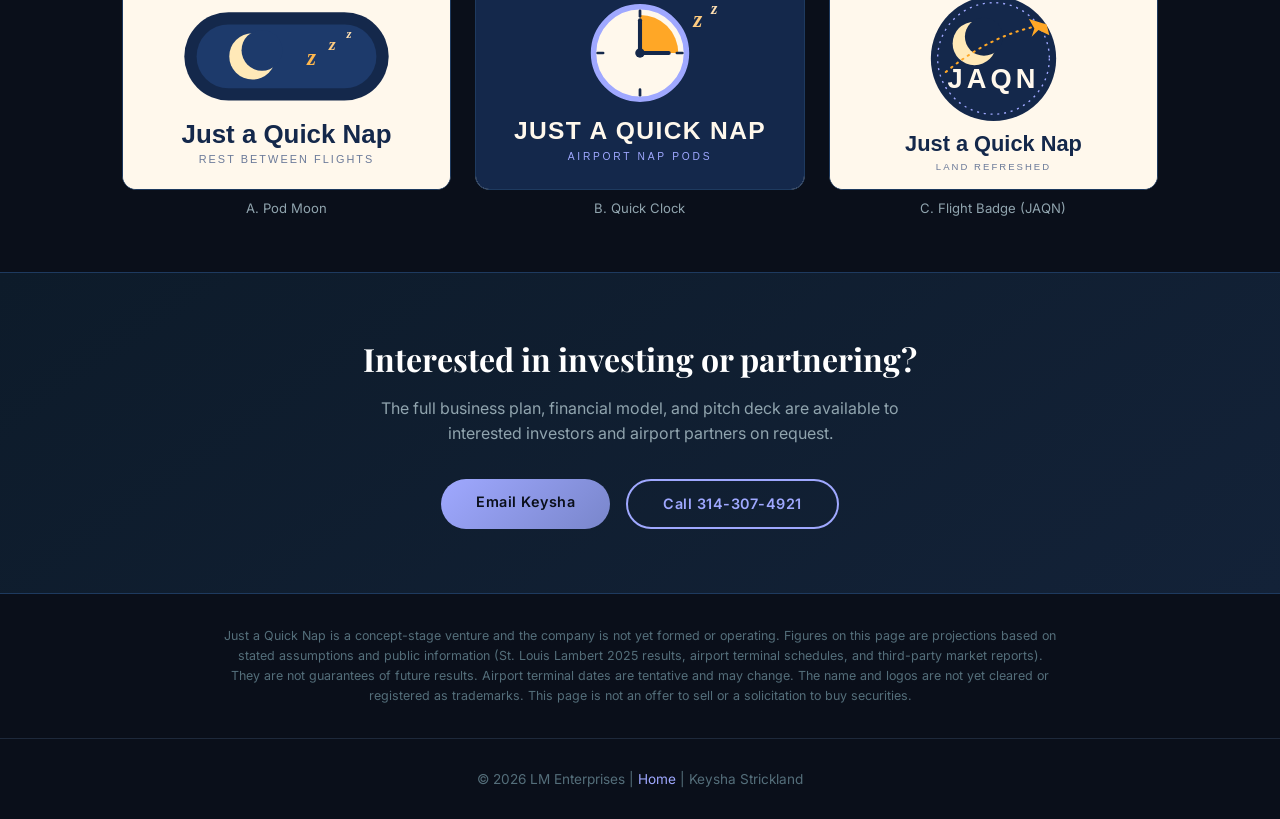
<file: just-a-quick-nap.html>
<!DOCTYPE html>
<html lang="en">
<head>
    <meta charset="UTF-8">
    <meta name="viewport" content="width=device-width, initial-scale=1.0">
    <title>Just a Quick Nap | Airport Nap Pods | LM Enterprises</title>
    <meta name="description" content="Just a Quick Nap: pay-by-the-hour nap pods inside airport terminals, launching at St. Louis Lambert International Airport, Terminal 2.">
    <link rel="preconnect" href="https://fonts.googleapis.com">
    <link rel="preconnect" href="https://fonts.gstatic.com" crossorigin>
    <link href="https://fonts.googleapis.com/css2?family=Inter:wght@300;400;500;600;700;800&family=Playfair+Display:wght@600;700&display=swap" rel="stylesheet">
    <style>
        * { margin: 0; padding: 0; box-sizing: border-box; }

        body {
            font-family: 'Inter', sans-serif;
            background: #0a0f1a;
            color: #ffffff;
            min-height: 100vh;
            overflow-x: hidden;
        }

        /* Navigation */
        .nav {
            padding: 1.5rem 3rem;
            display: flex;
            align-items: center;
            justify-content: space-between;
            border-bottom: 1px solid #1e293b;
        }
        .nav .logo { font-family: 'Playfair Display', serif; font-size: 1.3rem; font-weight: 700; color: #fff; text-decoration: none; }
        .nav .logo span { color: #9fa8ff; }
        .nav .back-link { color: #78909c; text-decoration: none; font-size: 0.9rem; transition: color 0.3s; }
        .nav .back-link:hover { color: #9fa8ff; }

        /* Hero */
        .hero { text-align: center; padding: 5rem 2rem 3rem; position: relative; }
        .hero::before {
            content: '';
            position: absolute; top: 0; left: 50%; transform: translateX(-50%);
            width: 600px; height: 600px;
            background: radial-gradient(circle, rgba(159, 168, 255, 0.08) 0%, transparent 70%);
            pointer-events: none;
        }
        .hero-icon { font-size: 4rem; margin-bottom: 1.5rem; }
        .hero h1 {
            font-family: 'Playfair Display', serif;
            font-size: 3.2rem; font-weight: 700; margin-bottom: 1rem;
            background: linear-gradient(135deg, #9fa8ff, #ffa726);
            -webkit-background-clip: text; -webkit-text-fill-color: transparent; background-clip: text;
        }
        .hero .subtitle { font-size: 1.15rem; color: #b0bec5; font-weight: 300; line-height: 1.7; max-width: 680px; margin: 0 auto; }
        .badges { margin-top: 1.5rem; display: flex; gap: 0.8rem; justify-content: center; flex-wrap: wrap; }
        .badge {
            padding: 0.55rem 1.4rem; border-radius: 50px; font-size: 0.82rem; font-weight: 500;
            background: rgba(159, 168, 255, 0.1); border: 1px solid rgba(159, 168, 255, 0.35); color: #9fa8ff;
        }

        /* Sections */
        .section { padding: 3.5rem 2rem; max-width: 1100px; margin: 0 auto; }
        .section-title { font-family: 'Playfair Display', serif; font-size: 2rem; font-weight: 700; text-align: center; margin-bottom: 0.5rem; }
        .section-subtitle { text-align: center; color: #78909c; font-size: 0.95rem; margin-bottom: 2.5rem; }

        .grid-3 { display: grid; grid-template-columns: repeat(3, 1fr); gap: 1.5rem; }
        .grid-2 { display: grid; grid-template-columns: repeat(2, 1fr); gap: 1.5rem; }
        .card {
            background: linear-gradient(145deg, #111827, #1a2332);
            border: 1px solid #1e3a5f; border-radius: 16px; padding: 2rem; text-align: center;
            transition: all 0.3s ease;
        }
        .card:hover { border-color: #9fa8ff; transform: translateY(-4px); box-shadow: 0 12px 40px rgba(159, 168, 255, 0.1); }
        .card .icon { font-size: 2.3rem; margin-bottom: 0.8rem; }
        .card h3 { font-size: 1.05rem; font-weight: 600; margin-bottom: 0.5rem; color: #9fa8ff; }
        .card p { font-size: 0.87rem; color: #90a4ae; line-height: 1.6; }

        .stat .number { font-family: 'Playfair Display', serif; font-size: 2.3rem; font-weight: 700; color: #ffa726; }
        .stat .label { font-size: 0.82rem; color: #90a4ae; margin-top: 0.4rem; line-height: 1.5; }

        .panel {
            background: linear-gradient(145deg, #111827, #1a2332);
            border: 1px solid #1e3a5f; border-radius: 16px; padding: 1.8rem 2rem;
        }
        .panel h3 { font-size: 1.05rem; color: #9fa8ff; margin-bottom: 0.8rem; }
        .panel p, .panel li { font-size: 0.9rem; color: #b0bec5; line-height: 1.7; }
        .panel ul { padding-left: 1.2rem; }
        .panel li + li { margin-top: 0.4rem; }
        .panel strong { color: #fff; }

        .warn {
            border-color: rgba(255, 167, 38, 0.45);
            background: linear-gradient(145deg, #1a1710, #221d12);
        }
        .warn h3 { color: #ffa726; }

        /* Table */
        table { width: 100%; border-collapse: collapse; font-size: 0.88rem; }
        th, td { padding: 0.7rem 0.9rem; text-align: right; border-bottom: 1px solid #1e293b; color: #b0bec5; }
        th:first-child, td:first-child { text-align: left; }
        th { color: #9fa8ff; font-weight: 600; }
        tr.total td { color: #fff; font-weight: 600; }

        /* Timeline */
        .timeline { display: grid; grid-template-columns: repeat(4, 1fr); gap: 1.2rem; }
        .phase { background: linear-gradient(145deg, #111827, #1a2332); border: 1px solid #1e3a5f; border-radius: 12px; padding: 1.3rem; }
        .phase .when { color: #ffa726; font-size: 0.78rem; font-weight: 600; letter-spacing: 1px; text-transform: uppercase; }
        .phase h4 { font-size: 0.98rem; margin: 0.4rem 0; color: #e0e0e0; }
        .phase p { font-size: 0.82rem; color: #78909c; line-height: 1.5; }

        /* Logos */
        .logo-card { background: #fff8ec; border-radius: 14px; overflow: hidden; border: 1px solid #1e3a5f; }
        .logo-card img { display: block; width: 100%; height: auto; }
        .logo-caption { text-align: center; color: #90a4ae; font-size: 0.82rem; margin-top: 0.6rem; }

        /* CTA */
        .cta-section {
            text-align: center; padding: 4rem 2rem;
            background: linear-gradient(145deg, #0d1b2a, #132238);
            border-top: 1px solid #1e3a5f; border-bottom: 1px solid #1e3a5f;
        }
        .cta-section h2 { font-family: 'Playfair Display', serif; font-size: 2rem; margin-bottom: 1rem; }
        .cta-section p { color: #90a4ae; font-size: 1rem; margin: 0 auto 2rem; max-width: 560px; line-height: 1.6; }
        .cta-buttons { display: flex; gap: 1rem; justify-content: center; flex-wrap: wrap; }
        .btn { display: inline-block; padding: 0.9rem 2.2rem; border-radius: 50px; font-size: 0.9rem; font-weight: 600; text-decoration: none; transition: all 0.3s ease; letter-spacing: 0.5px; }
        .btn-primary { background: linear-gradient(135deg, #9fa8ff, #7986cb); color: #0a0f1a; }
        .btn-primary:hover { box-shadow: 0 8px 25px rgba(159, 168, 255, 0.4); transform: translateY(-2px); }
        .btn-secondary { background: transparent; border: 2px solid #9fa8ff; color: #9fa8ff; }
        .btn-secondary:hover { background: rgba(159, 168, 255, 0.1); transform: translateY(-2px); }

        .disclaimer { max-width: 900px; margin: 0 auto; padding: 2rem; color: #546e7a; font-size: 0.78rem; line-height: 1.6; text-align: center; }

        .footer { text-align: center; padding: 2rem; border-top: 1px solid #1e293b; color: #546e7a; font-size: 0.85rem; }
        .footer a { color: #9fa8ff; text-decoration: none; }

        @media (max-width: 900px) {
            .grid-3, .timeline { grid-template-columns: 1fr 1fr; }
        }
        @media (max-width: 600px) {
            .hero h1 { font-size: 2.2rem; }
            .grid-3, .grid-2, .timeline { grid-template-columns: 1fr; }
            .nav { padding: 1rem 1.5rem; }
            th, td { padding: 0.5rem 0.4rem; font-size: 0.78rem; }
        }
    </style>
</head>
<body>
    <nav class="nav">
        <a href="index.html" class="logo">LM <span>Enterprises</span></a>
        <a href="index.html" class="back-link">&larr; Back to Home</a>
    </nav>

    <section class="hero">
        <div class="hero-icon">&#128564;</div>
        <h1>Just a Quick Nap</h1>
        <p class="subtitle">
            Private, pay-by-the-hour nap pods inside airport terminals.
            Launching at St. Louis Lambert International Airport, Terminal 2,
            then rolling out across the country.
        </p>
        <div class="badges">
            <span class="badge">Concept stage</span>
            <span class="badge">Seeking $800K seed</span>
            <span class="badge">STL Terminal 2 pilot</span>
        </div>
    </section>

    <!-- Problem / Solution -->
    <section class="section">
        <h2 class="section-title">Rest between flights</h2>
        <p class="section-subtitle">Early departures, long connections, delays, and red-eyes. Airport seating was not built for sleep.</p>
        <div class="grid-3">
            <div class="card">
                <div class="icon">&#9200;</div>
                <h3>Book in seconds</h3>
                <p>Scan a code or use the kiosk, pick 30 minutes to a few hours, and get a wake-up alert before your gate time.</p>
            </div>
            <div class="card">
                <div class="icon">&#128716;</div>
                <h3>Private and quiet</h3>
                <p>Lie-flat bed, lockable door, sound dampening, dimmable light, and a power outlet. One accessible pod in every location.</p>
            </div>
            <div class="card">
                <div class="icon">&#10024;</div>
                <h3>Cleaned every time</h3>
                <p>Every pod is reset and sanitized between guests, with cleaning logs. Stay past security so your boarding pass stays valid.</p>
            </div>
        </div>
    </section>

    <!-- Market -->
    <section class="section">
        <h2 class="section-title">The opportunity</h2>
        <p class="section-subtitle">A small, growing niche with a price gap in the US</p>
        <div class="grid-3">
            <div class="card stat"><div class="number">15.5M</div><div class="label">passengers at St. Louis Lambert in 2025 (down 4% from the 2024 record)</div></div>
            <div class="card stat"><div class="number">$42 to $65</div><div class="label">per hour at Minute Suites, the main US competitor found. Not listed at STL.</div></div>
            <div class="card stat"><div class="number">$78M to $104M</div><div class="label">estimated global airport sleeping-pod market in 2025, depending on the research firm</div></div>
        </div>
        <div class="grid-2" style="margin-top: 1.5rem;">
            <div class="panel">
                <h3>Our position</h3>
                <ul>
                    <li><strong>$30 per hour</strong> list price, below private suites</li>
                    <li><strong>30-minute</strong> sessions for the "just a quick nap" traveler</li>
                    <li>Monthly pass for frequent flyers and crew</li>
                    <li>Local St. Louis brand and operations</li>
                </ul>
            </div>
            <div class="panel">
                <h3>Who we serve</h3>
                <ul>
                    <li>Connecting and layover travelers</li>
                    <li>Early-morning departures</li>
                    <li>International and jet-lagged arrivals (British Airways flies from Terminal 2)</li>
                    <li>Delayed and stranded passengers</li>
                </ul>
            </div>
        </div>
    </section>

    <!-- Launch site -->
    <section class="section">
        <h2 class="section-title">Launch site: STL Terminal 2</h2>
        <p class="section-subtitle">A 16-pod pilot with a defined window</p>
        <div class="grid-2">
            <div class="panel">
                <h3>The plan</h3>
                <ul>
                    <li>16 pods, post-security, open about 18 hours a day</li>
                    <li>Opening target: January 2028, subject to airport agreement</li>
                    <li>Movable, modular pods with minimal permanent build-out</li>
                    <li>Pods redeployed to the new terminal or a second airport</li>
                </ul>
            </div>
            <div class="panel warn">
                <h3>What investors should know</h3>
                <p>
                    Airport officials plan to close Terminals 1 and 2 in November 2031, and Southwest is
                    scheduled to move to the new terminal in March 2031. Dates are tentative. Terminal 2
                    alone gives about 39 months of operation. On our base case it does not fully repay the
                    investment unless the pods are redeployed or resold. The plan is built around that.
                </p>
            </div>
        </div>
    </section>

    <!-- Economics -->
    <section class="section">
        <h2 class="section-title">Economics snapshot</h2>
        <p class="section-subtitle">Base case for the Terminal 2 flagship. These are assumptions, not guarantees.</p>
        <div class="panel">
            <table>
                <thead>
                    <tr><th></th><th>Year 1 (2028)</th><th>Year 2 (2029)</th><th>Year 3 (2030)</th></tr>
                </thead>
                <tbody>
                    <tr><td>Utilization (share of pod-hours sold)</td><td>25%</td><td>32%</td><td>36%</td></tr>
                    <tr><td>Revenue</td><td>$780,000</td><td>$1,016,000</td><td>$1,163,000</td></tr>
                    <tr class="total"><td>EBITDA</td><td>$60,000</td><td>$227,000</td><td>$321,000</td></tr>
                    <tr><td>EBITDA margin</td><td>8%</td><td>22%</td><td>28%</td></tr>
                </tbody>
            </table>
            <p style="margin-top: 1rem;">Startup cost for 16 pods is about <strong>$800,000</strong> (pods $448,000; build-out $120,000; technology $40,000; pre-opening $60,000; legal and permits $32,000; working capital and contingency $100,000).</p>
        </div>
    </section>

    <!-- Rollout -->
    <section class="section">
        <h2 class="section-title">Rollout</h2>
        <p class="section-subtitle">Prove it in St. Louis, then expand</p>
        <div class="timeline">
            <div class="phase"><div class="when">2027</div><h4>Validate</h4><p>Demand survey, vendor quotes, airport agreement, raise seed round.</p></div>
            <div class="phase"><div class="when">2028</div><h4>STL pilot</h4><p>Open 16 pods at Terminal 2. Target 30%+ utilization and 4.5+ star reviews.</p></div>
            <div class="phase"><div class="when">2029 to 2031</div><h4>Second and third airports</h4><p>Bid on mid-size airports. Move pods to the new STL terminal.</p></div>
            <div class="phase"><div class="when">2032 and after</div><h4>Scale</h4><p>8 to 12 airports through company-run sites and management contracts.</p></div>
        </div>
    </section>

    <!-- Logos -->
    <section class="section">
        <h2 class="section-title">Brand concepts</h2>
        <p class="section-subtitle">Three early logo directions under review</p>
        <div class="grid-3">
            <div>
                <div class="logo-card"><img src="images/jaqn/logo-a-pod-moon.svg" alt="Logo concept A: Pod Moon"></div>
                <p class="logo-caption">A. Pod Moon</p>
            </div>
            <div>
                <div class="logo-card"><img src="images/jaqn/logo-b-quick-clock.svg" alt="Logo concept B: Quick Clock"></div>
                <p class="logo-caption">B. Quick Clock</p>
            </div>
            <div>
                <div class="logo-card"><img src="images/jaqn/logo-c-flight-badge.svg" alt="Logo concept C: Flight Badge"></div>
                <p class="logo-caption">C. Flight Badge (JAQN)</p>
            </div>
        </div>
    </section>

    <!-- CTA -->
    <section class="cta-section">
        <h2>Interested in investing or partnering?</h2>
        <p>
            The full business plan, financial model, and pitch deck are available to interested investors
            and airport partners on request.
        </p>
        <div class="cta-buttons">
            <a href="mailto:keystrickland@charter.net?subject=Just%20a%20Quick%20Nap%20investor%20inquiry" class="btn btn-primary">Email Keysha</a>
            <a href="tel:3143074921" class="btn btn-secondary">Call 314-307-4921</a>
        </div>
    </section>

    <p class="disclaimer">
        Just a Quick Nap is a concept-stage venture and the company is not yet formed or operating. Figures on this page are
        projections based on stated assumptions and public information (St. Louis Lambert 2025 results, airport terminal
        schedules, and third-party market reports). They are not guarantees of future results. Airport terminal dates are
        tentative and may change. The name and logos are not yet cleared or registered as trademarks. This page is not an
        offer to sell or a solicitation to buy securities.
    </p>

    <footer class="footer">
        <p>&copy; 2026 LM Enterprises | <a href="index.html">Home</a> | Keysha Strickland</p>
    </footer>
</body>
</html>
</file>
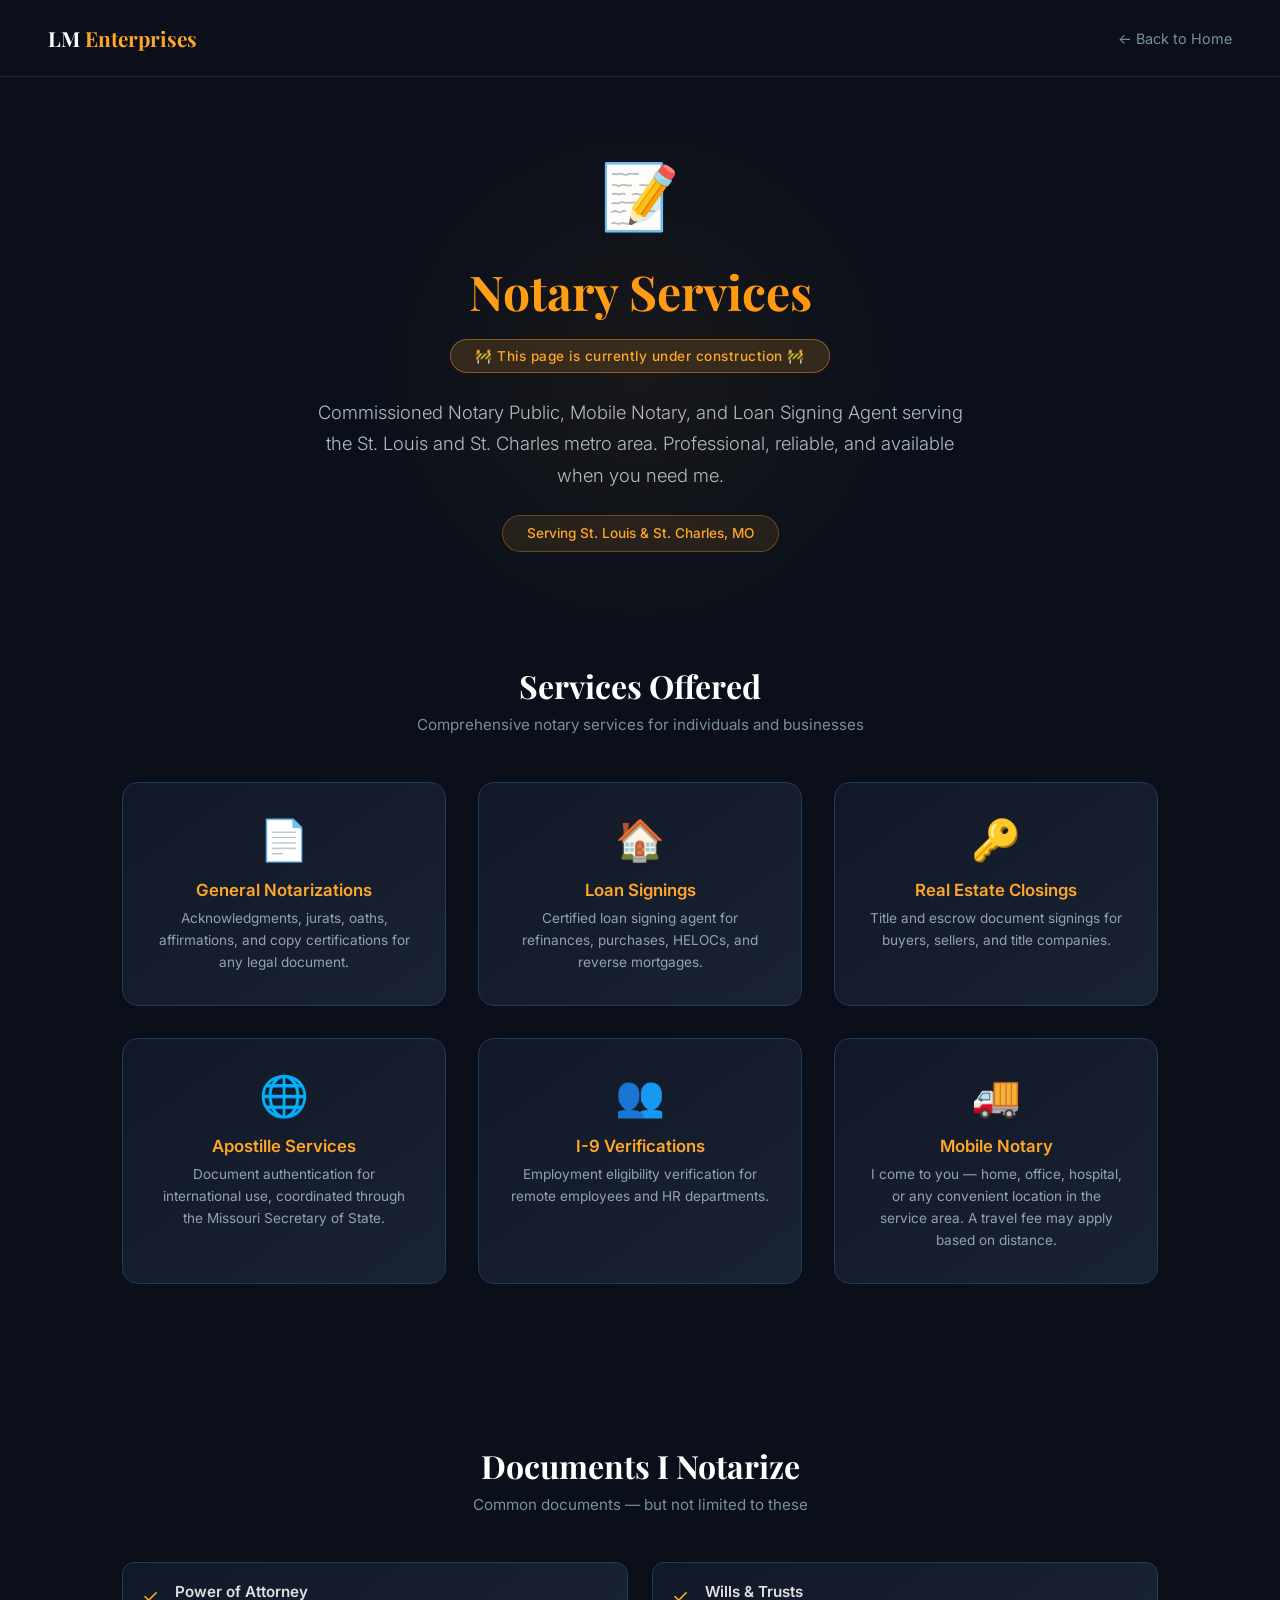
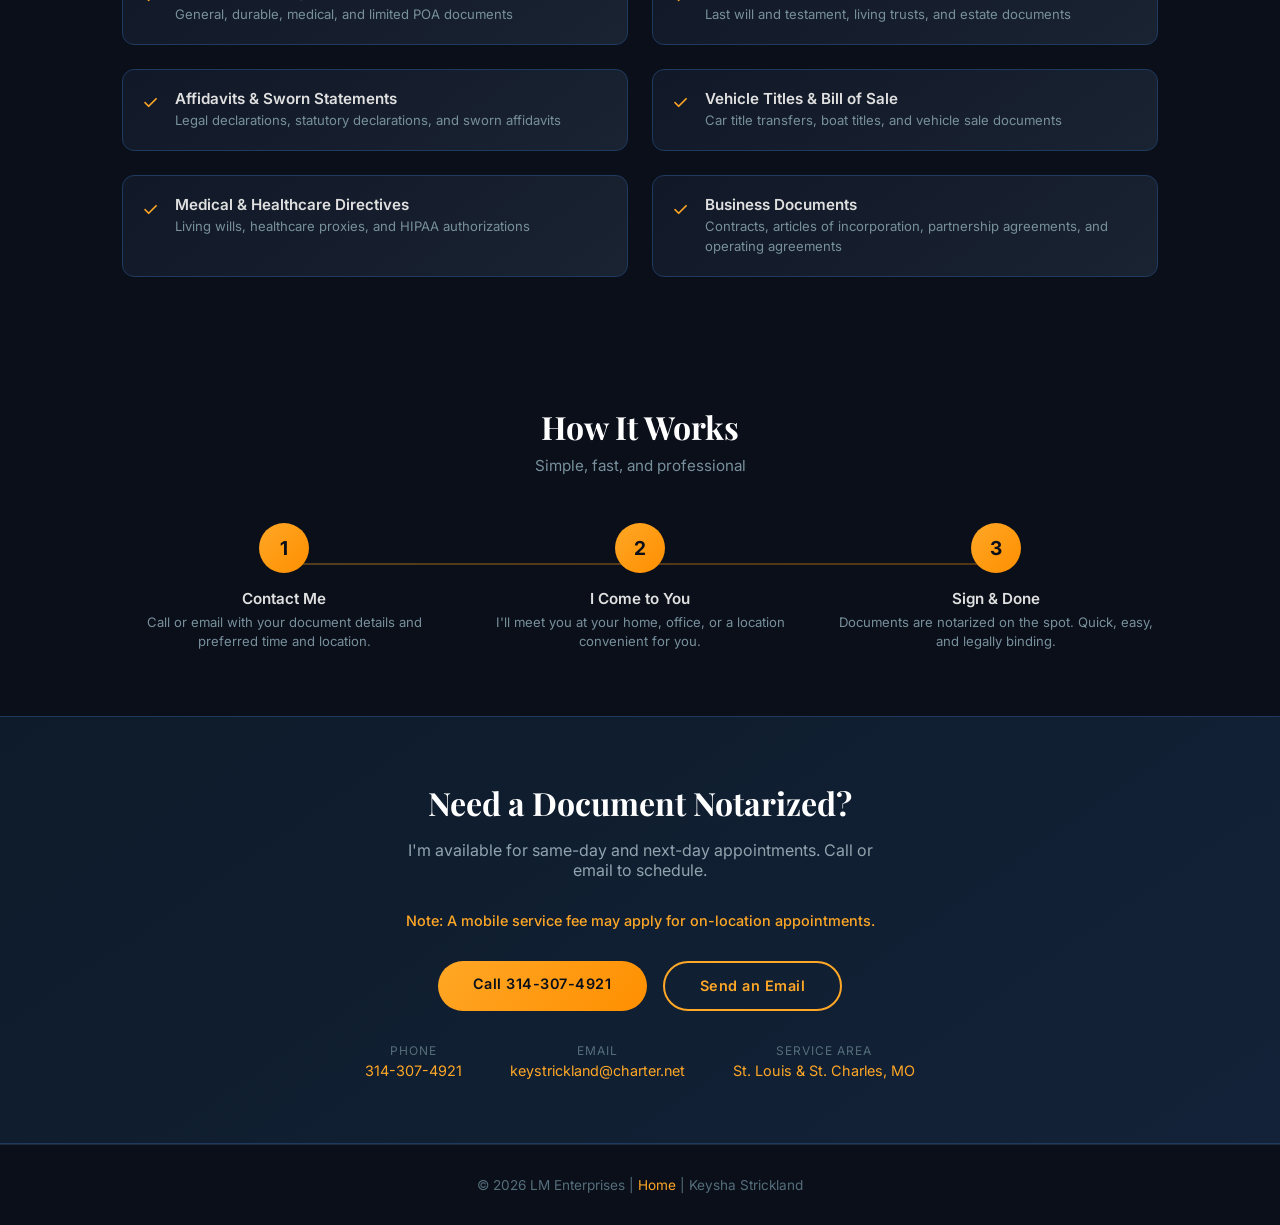
<file: notary-services.html>
<!DOCTYPE html>
<html lang="en">
<head>
    <meta charset="UTF-8">
    <meta name="viewport" content="width=device-width, initial-scale=1.0">
    <title>Notary Services | LM Enterprises | Keysha Strickland</title>
    <link rel="preconnect" href="https://fonts.googleapis.com">
    <link rel="preconnect" href="https://fonts.gstatic.com" crossorigin>
    <link href="https://fonts.googleapis.com/css2?family=Inter:wght@300;400;500;600;700;800&family=Playfair+Display:wght@600;700&display=swap" rel="stylesheet">
    <style>
        * {
            margin: 0;
            padding: 0;
            box-sizing: border-box;
        }

        body {
            font-family: 'Inter', sans-serif;
            background: #0a0f1a;
            color: #ffffff;
            min-height: 100vh;
            overflow-x: hidden;
        }

        /* Navigation */
        .nav {
            padding: 1.5rem 3rem;
            display: flex;
            align-items: center;
            justify-content: space-between;
            border-bottom: 1px solid #1e293b;
        }

        .nav .logo {
            font-family: 'Playfair Display', serif;
            font-size: 1.3rem;
            font-weight: 700;
            color: #fff;
            text-decoration: none;
        }

        .nav .logo span {
            color: #ffa726;
        }

        .nav .back-link {
            color: #78909c;
            text-decoration: none;
            font-size: 0.9rem;
            transition: color 0.3s;
        }

        .nav .back-link:hover {
            color: #ffa726;
        }

        /* Hero */
        .hero {
            text-align: center;
            padding: 5rem 2rem 3rem;
            position: relative;
        }

        .hero::before {
            content: '';
            position: absolute;
            top: 0;
            left: 50%;
            transform: translateX(-50%);
            width: 600px;
            height: 600px;
            background: radial-gradient(circle, rgba(255, 167, 38, 0.06) 0%, transparent 70%);
            pointer-events: none;
        }

        .hero-icon {
            font-size: 4rem;
            margin-bottom: 1.5rem;
        }

        .hero h1 {
            font-family: 'Playfair Display', serif;
            font-size: 3rem;
            font-weight: 700;
            margin-bottom: 1rem;
            background: linear-gradient(135deg, #ffa726, #ff8f00);
            -webkit-background-clip: text;
            -webkit-text-fill-color: transparent;
            background-clip: text;
        }

        .hero .subtitle {
            font-size: 1.15rem;
            color: #b0bec5;
            font-weight: 300;
            line-height: 1.7;
            max-width: 650px;
            margin: 0 auto;
        }

        .hero .service-area {
            display: inline-block;
            margin-top: 1.5rem;
            padding: 0.6rem 1.5rem;
            background: rgba(255, 167, 38, 0.1);
            border: 1px solid rgba(255, 167, 38, 0.3);
            border-radius: 50px;
            font-size: 0.85rem;
            color: #ffa726;
            font-weight: 500;
        }

        /* Section Styles */
        .section {
            padding: 4rem 2rem;
            max-width: 1100px;
            margin: 0 auto;
        }

        .section-title {
            font-family: 'Playfair Display', serif;
            font-size: 2rem;
            font-weight: 700;
            text-align: center;
            margin-bottom: 0.5rem;
            color: #fff;
        }

        .section-subtitle {
            text-align: center;
            color: #78909c;
            font-size: 0.95rem;
            margin-bottom: 3rem;
        }

        /* Services Grid */
        .services-grid {
            display: grid;
            grid-template-columns: repeat(3, 1fr);
            gap: 2rem;
            margin-bottom: 2rem;
        }

        .service-item {
            background: linear-gradient(145deg, #111827, #1a2332);
            border: 1px solid #1e3a5f;
            border-radius: 16px;
            padding: 2rem;
            text-align: center;
            transition: all 0.3s ease;
        }

        .service-item:hover {
            border-color: #ffa726;
            transform: translateY(-4px);
            box-shadow: 0 12px 40px rgba(255, 167, 38, 0.1);
        }

        .service-item .icon {
            font-size: 2.5rem;
            margin-bottom: 1rem;
        }

        .service-item h3 {
            font-size: 1.05rem;
            font-weight: 600;
            margin-bottom: 0.5rem;
            color: #ffa726;
        }

        .service-item p {
            font-size: 0.85rem;
            color: #90a4ae;
            line-height: 1.6;
        }

        /* How It Works */
        .steps {
            display: grid;
            grid-template-columns: repeat(3, 1fr);
            gap: 2rem;
            position: relative;
        }

        .steps::before {
            content: '';
            position: absolute;
            top: 2.5rem;
            left: 15%;
            right: 15%;
            height: 2px;
            background: linear-gradient(90deg, #ffa726, #ff8f00);
            opacity: 0.3;
        }

        .step {
            text-align: center;
            position: relative;
        }

        .step-number {
            width: 50px;
            height: 50px;
            border-radius: 50%;
            background: linear-gradient(135deg, #ffa726, #ff8f00);
            color: #0a0f1a;
            font-weight: 700;
            font-size: 1.2rem;
            display: flex;
            align-items: center;
            justify-content: center;
            margin: 0 auto 1rem;
            position: relative;
            z-index: 1;
        }

        .step h4 {
            font-size: 0.95rem;
            font-weight: 600;
            color: #e0e0e0;
            margin-bottom: 0.3rem;
        }

        .step p {
            font-size: 0.82rem;
            color: #78909c;
            line-height: 1.5;
        }

        /* Why Choose Me */
        .benefits-grid {
            display: grid;
            grid-template-columns: repeat(2, 1fr);
            gap: 1.5rem;
        }

        .benefit-item {
            display: flex;
            align-items: flex-start;
            gap: 1rem;
            padding: 1.2rem;
            background: linear-gradient(145deg, #111827, #1a2332);
            border: 1px solid #1e3a5f;
            border-radius: 12px;
        }

        .benefit-item .check {
            color: #ffa726;
            font-size: 1.2rem;
            flex-shrink: 0;
            margin-top: 0.1rem;
        }

        .benefit-item h4 {
            font-size: 0.95rem;
            font-weight: 600;
            color: #e0e0e0;
            margin-bottom: 0.2rem;
        }

        .benefit-item p {
            font-size: 0.82rem;
            color: #78909c;
            line-height: 1.5;
        }

        /* CTA Section */
        .cta-section {
            text-align: center;
            padding: 4rem 2rem;
            background: linear-gradient(145deg, #0d1b2a, #132238);
            border-top: 1px solid #1e3a5f;
            border-bottom: 1px solid #1e3a5f;
        }

        .cta-section h2 {
            font-family: 'Playfair Display', serif;
            font-size: 2rem;
            margin-bottom: 1rem;
            color: #fff;
        }

        .cta-section p {
            color: #90a4ae;
            font-size: 1rem;
            margin-bottom: 2rem;
            max-width: 500px;
            margin-left: auto;
            margin-right: auto;
        }

        .cta-buttons {
            display: flex;
            gap: 1rem;
            justify-content: center;
            flex-wrap: wrap;
        }

        .btn {
            display: inline-block;
            padding: 0.9rem 2.2rem;
            border-radius: 50px;
            font-size: 0.9rem;
            font-weight: 600;
            text-decoration: none;
            transition: all 0.3s ease;
            letter-spacing: 0.5px;
        }

        .btn-primary {
            background: linear-gradient(135deg, #ffa726, #ff8f00);
            color: #0a0f1a;
        }

        .btn-primary:hover {
            box-shadow: 0 8px 25px rgba(255, 167, 38, 0.4);
            transform: translateY(-2px);
        }

        .btn-secondary {
            background: transparent;
            border: 2px solid #ffa726;
            color: #ffa726;
        }

        .btn-secondary:hover {
            background: rgba(255, 167, 38, 0.1);
            transform: translateY(-2px);
        }

        /* Contact Info */
        .contact-details {
            display: flex;
            justify-content: center;
            gap: 3rem;
            margin-top: 2rem;
            flex-wrap: wrap;
        }

        .contact-item {
            text-align: center;
        }

        .contact-item .label {
            font-size: 0.75rem;
            color: #546e7a;
            text-transform: uppercase;
            letter-spacing: 1px;
            margin-bottom: 0.3rem;
        }

        .contact-item .value {
            font-size: 0.9rem;
            color: #ffa726;
        }

        .contact-item a {
            color: #ffa726;
            text-decoration: none;
        }

        /* Footer */
        .footer {
            text-align: center;
            padding: 2rem;
            border-top: 1px solid #1e293b;
            color: #546e7a;
            font-size: 0.85rem;
        }

        .footer a {
            color: #ffa726;
            text-decoration: none;
        }

        /* Responsive */
        @media (max-width: 900px) {
            .services-grid {
                grid-template-columns: 1fr 1fr;
            }

            .steps {
                grid-template-columns: 1fr;
                gap: 1.5rem;
            }

            .steps::before {
                display: none;
            }

            .benefits-grid {
                grid-template-columns: 1fr;
            }
        }

        @media (max-width: 600px) {
            .hero h1 {
                font-size: 2.2rem;
            }

            .services-grid {
                grid-template-columns: 1fr;
            }

            .nav {
                padding: 1rem 1.5rem;
            }

            .contact-details {
                gap: 1.5rem;
            }
        }
    </style>
</head>
<body>
    <nav class="nav">
        <a href="index.html" class="logo">LM <span>Enterprises</span></a>
        <a href="index.html" class="back-link">&larr; Back to Home</a>
    </nav>

    <section class="hero">
        <div class="hero-icon">&#128221;</div>
        <h1>Notary Services</h1>
        <p style="display: inline-block; margin-bottom: 1.5rem; padding: 0.5rem 1.5rem; background: rgba(255, 167, 38, 0.15); border: 1px solid rgba(255, 167, 38, 0.4); border-radius: 50px; font-size: 0.85rem; color: #ffa726; font-weight: 500; letter-spacing: 0.5px;">&#128679; This page is currently under construction &#128679;</p>
        <p class="subtitle">
            Commissioned Notary Public, Mobile Notary, and Loan Signing Agent 
            serving the St. Louis and St. Charles metro area. 
            Professional, reliable, and available when you need me.
        </p>
        <span class="service-area">Serving St. Louis & St. Charles, MO</span>
    </section>

    <!-- Services -->
    <section class="section">
        <h2 class="section-title">Services Offered</h2>
        <p class="section-subtitle">Comprehensive notary services for individuals and businesses</p>

        <div class="services-grid">
            <div class="service-item">
                <div class="icon">&#128196;</div>
                <h3>General Notarizations</h3>
                <p>Acknowledgments, jurats, oaths, affirmations, and copy certifications for any legal document.</p>
            </div>
            <div class="service-item">
                <div class="icon">&#127968;</div>
                <h3>Loan Signings</h3>
                <p>Certified loan signing agent for refinances, purchases, HELOCs, and reverse mortgages.</p>
            </div>
            <div class="service-item">
                <div class="icon">&#128273;</div>
                <h3>Real Estate Closings</h3>
                <p>Title and escrow document signings for buyers, sellers, and title companies.</p>
            </div>
            <div class="service-item">
                <div class="icon">&#127760;</div>
                <h3>Apostille Services</h3>
                <p>Document authentication for international use, coordinated through the Missouri Secretary of State.</p>
            </div>
            <div class="service-item">
                <div class="icon">&#128101;</div>
                <h3>I-9 Verifications</h3>
                <p>Employment eligibility verification for remote employees and HR departments.</p>
            </div>
            <div class="service-item">
                <div class="icon">&#128666;</div>
                <h3>Mobile Notary</h3>
                <p>I come to you — home, office, hospital, or any convenient location in the service area. A travel fee may apply based on distance.</p>
            </div>
        </div>
    </section>

    <!-- Additional Documents -->
    <section class="section">
        <h2 class="section-title">Documents I Notarize</h2>
        <p class="section-subtitle">Common documents — but not limited to these</p>

        <div class="benefits-grid">
            <div class="benefit-item">
                <span class="check">&#10003;</span>
                <div>
                    <h4>Power of Attorney</h4>
                    <p>General, durable, medical, and limited POA documents</p>
                </div>
            </div>
            <div class="benefit-item">
                <span class="check">&#10003;</span>
                <div>
                    <h4>Wills & Trusts</h4>
                    <p>Last will and testament, living trusts, and estate documents</p>
                </div>
            </div>
            <div class="benefit-item">
                <span class="check">&#10003;</span>
                <div>
                    <h4>Affidavits & Sworn Statements</h4>
                    <p>Legal declarations, statutory declarations, and sworn affidavits</p>
                </div>
            </div>
            <div class="benefit-item">
                <span class="check">&#10003;</span>
                <div>
                    <h4>Vehicle Titles & Bill of Sale</h4>
                    <p>Car title transfers, boat titles, and vehicle sale documents</p>
                </div>
            </div>
            <div class="benefit-item">
                <span class="check">&#10003;</span>
                <div>
                    <h4>Medical & Healthcare Directives</h4>
                    <p>Living wills, healthcare proxies, and HIPAA authorizations</p>
                </div>
            </div>
            <div class="benefit-item">
                <span class="check">&#10003;</span>
                <div>
                    <h4>Business Documents</h4>
                    <p>Contracts, articles of incorporation, partnership agreements, and operating agreements</p>
                </div>
            </div>
        </div>
    </section>

    <!-- How It Works -->
    <section class="section">
        <h2 class="section-title">How It Works</h2>
        <p class="section-subtitle">Simple, fast, and professional</p>

        <div class="steps">
            <div class="step">
                <div class="step-number">1</div>
                <h4>Contact Me</h4>
                <p>Call or email with your document details and preferred time and location.</p>
            </div>
            <div class="step">
                <div class="step-number">2</div>
                <h4>I Come to You</h4>
                <p>I'll meet you at your home, office, or a location convenient for you.</p>
            </div>
            <div class="step">
                <div class="step-number">3</div>
                <h4>Sign & Done</h4>
                <p>Documents are notarized on the spot. Quick, easy, and legally binding.</p>
            </div>
        </div>
    </section>

    <!-- CTA -->
    <section class="cta-section">
        <h2>Need a Document Notarized?</h2>
        <p>I'm available for same-day and next-day appointments. Call or email to schedule.</p>
        <p style="color: #ffa726; font-size: 0.9rem; margin-bottom: 2rem; font-weight: 500;">
            Note: A mobile service fee may apply for on-location appointments.
        </p>
        <div class="cta-buttons">
            <a href="tel:3143074921" class="btn btn-primary">Call 314-307-4921</a>
            <a href="mailto:keystrickland@charter.net" class="btn btn-secondary">Send an Email</a>
        </div>
        <div class="contact-details">
            <div class="contact-item">
                <div class="label">Phone</div>
                <div class="value"><a href="tel:3143074921">314-307-4921</a></div>
            </div>
            <div class="contact-item">
                <div class="label">Email</div>
                <div class="value"><a href="mailto:keystrickland@charter.net">keystrickland@charter.net</a></div>
            </div>
            <div class="contact-item">
                <div class="label">Service Area</div>
                <div class="value">St. Louis & St. Charles, MO</div>
            </div>
        </div>
    </section>

    <footer class="footer">
        <p>&copy; 2026 LM Enterprises | <a href="index.html">Home</a> | Keysha Strickland</p>
    </footer>
</body>
</html>
</file>
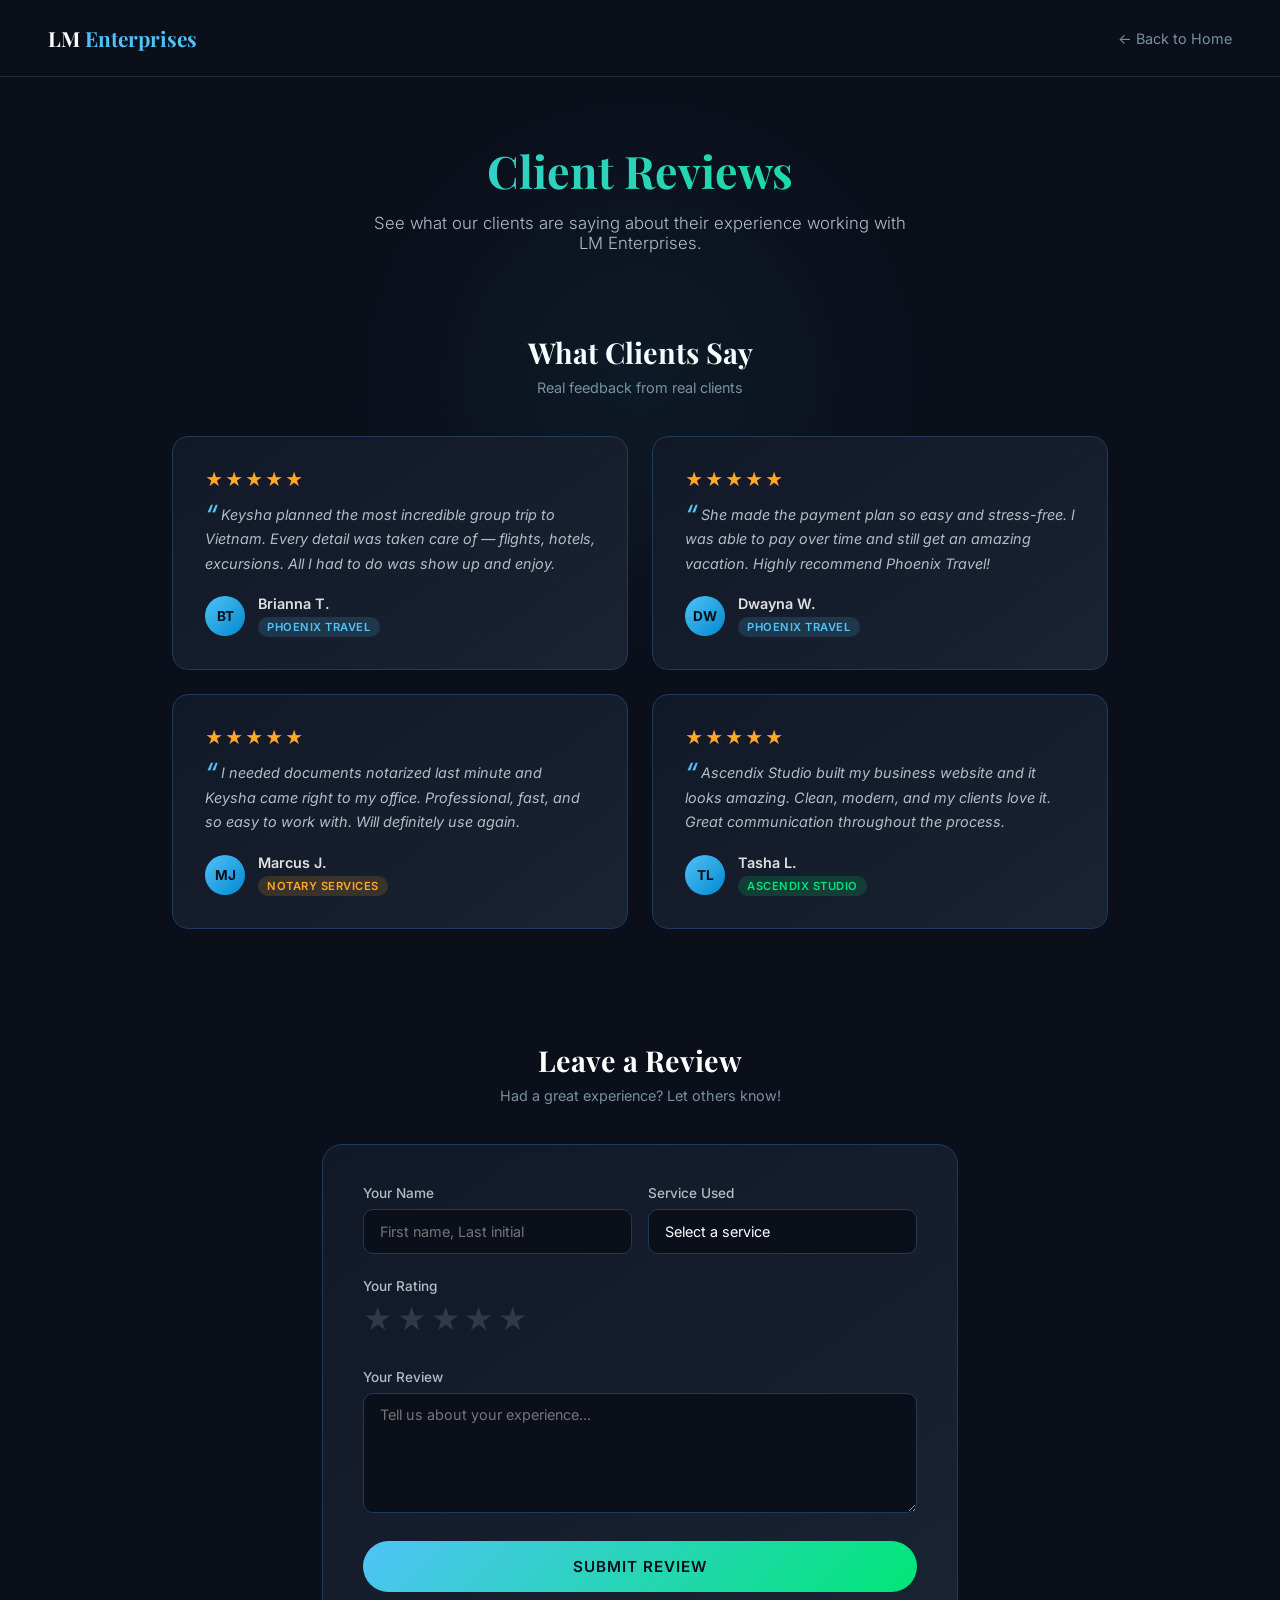
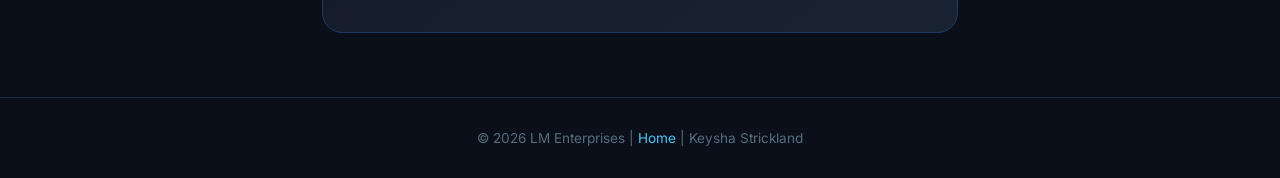
<file: reviews.html>
<!DOCTYPE html>
<html lang="en">
<head>
    <meta charset="UTF-8">
    <meta name="viewport" content="width=device-width, initial-scale=1.0">
    <title>Reviews | LM Enterprises | Keysha Strickland</title>
    <link rel="preconnect" href="https://fonts.googleapis.com">
    <link rel="preconnect" href="https://fonts.gstatic.com" crossorigin>
    <link href="https://fonts.googleapis.com/css2?family=Inter:wght@300;400;500;600;700;800&family=Playfair+Display:wght@600;700&display=swap" rel="stylesheet">
    <style>
        * {
            margin: 0;
            padding: 0;
            box-sizing: border-box;
        }

        body {
            font-family: 'Inter', sans-serif;
            background: #0a0f1a;
            color: #ffffff;
            min-height: 100vh;
            overflow-x: hidden;
        }

        /* Navigation */
        .nav {
            padding: 1.5rem 3rem;
            display: flex;
            align-items: center;
            justify-content: space-between;
            border-bottom: 1px solid #1e293b;
        }

        .nav .logo {
            font-family: 'Playfair Display', serif;
            font-size: 1.3rem;
            font-weight: 700;
            color: #fff;
            text-decoration: none;
        }

        .nav .logo span {
            color: #4fc3f7;
        }

        .nav .back-link {
            color: #78909c;
            text-decoration: none;
            font-size: 0.9rem;
            transition: color 0.3s;
        }

        .nav .back-link:hover {
            color: #4fc3f7;
        }

        /* Hero */
        .hero {
            text-align: center;
            padding: 4rem 2rem 2rem;
            position: relative;
        }

        .hero::before {
            content: '';
            position: absolute;
            top: 0;
            left: 50%;
            transform: translateX(-50%);
            width: 600px;
            height: 600px;
            background: radial-gradient(circle, rgba(79, 195, 247, 0.06) 0%, transparent 70%);
            pointer-events: none;
        }

        .hero h1 {
            font-family: 'Playfair Display', serif;
            font-size: 2.8rem;
            font-weight: 700;
            margin-bottom: 0.8rem;
            background: linear-gradient(135deg, #4fc3f7, #00e676);
            -webkit-background-clip: text;
            -webkit-text-fill-color: transparent;
            background-clip: text;
        }

        .hero .subtitle {
            font-size: 1.05rem;
            color: #b0bec5;
            font-weight: 300;
            max-width: 550px;
            margin: 0 auto;
        }

        /* Section */
        .section {
            padding: 3rem 2rem;
            max-width: 1000px;
            margin: 0 auto;
        }

        .section-title {
            font-family: 'Playfair Display', serif;
            font-size: 1.8rem;
            font-weight: 700;
            text-align: center;
            margin-bottom: 0.5rem;
            color: #fff;
        }

        .section-subtitle {
            text-align: center;
            color: #78909c;
            font-size: 0.9rem;
            margin-bottom: 2.5rem;
        }

        /* Reviews Grid */
        .reviews-grid {
            display: grid;
            grid-template-columns: repeat(2, 1fr);
            gap: 1.5rem;
        }

        .review-card {
            background: linear-gradient(145deg, #111827, #1a2332);
            border: 1px solid #1e3a5f;
            border-radius: 16px;
            padding: 2rem;
            position: relative;
        }

        .review-card .stars {
            color: #ffa726;
            font-size: 1.1rem;
            margin-bottom: 0.8rem;
            letter-spacing: 2px;
        }

        .review-card .quote {
            font-size: 0.9rem;
            color: #b0bec5;
            line-height: 1.7;
            font-style: italic;
            margin-bottom: 1.2rem;
        }

        .review-card .quote::before {
            content: '\201C';
            font-size: 2rem;
            color: #4fc3f7;
            line-height: 0;
            vertical-align: -0.5rem;
            margin-right: 0.3rem;
        }

        .review-card .reviewer {
            display: flex;
            align-items: center;
            gap: 0.8rem;
        }

        .review-card .reviewer-avatar {
            width: 40px;
            height: 40px;
            border-radius: 50%;
            background: linear-gradient(135deg, #4fc3f7, #0288d1);
            display: flex;
            align-items: center;
            justify-content: center;
            font-weight: 700;
            font-size: 0.85rem;
            color: #0a0f1a;
        }

        .review-card .reviewer-info h4 {
            font-size: 0.9rem;
            font-weight: 600;
            color: #e0e0e0;
        }

        .review-card .reviewer-info p {
            font-size: 0.75rem;
            color: #546e7a;
        }

        .service-tag {
            display: inline-block;
            padding: 0.2rem 0.6rem;
            border-radius: 20px;
            font-size: 0.7rem;
            font-weight: 600;
            text-transform: uppercase;
            letter-spacing: 0.5px;
            margin-top: 0.3rem;
        }

        .service-tag.travel {
            background: rgba(79, 195, 247, 0.15);
            color: #4fc3f7;
        }

        .service-tag.web {
            background: rgba(0, 230, 118, 0.15);
            color: #00e676;
        }

        .service-tag.notary {
            background: rgba(255, 167, 38, 0.15);
            color: #ffa726;
        }

        /* Review Form */
        .form-section {
            padding: 4rem 2rem;
            max-width: 700px;
            margin: 0 auto;
        }

        .review-form {
            background: linear-gradient(145deg, #111827, #1a2332);
            border: 1px solid #1e3a5f;
            border-radius: 20px;
            padding: 2.5rem;
        }

        .form-group {
            margin-bottom: 1.5rem;
        }

        .form-group label {
            display: block;
            font-size: 0.85rem;
            font-weight: 500;
            color: #b0bec5;
            margin-bottom: 0.5rem;
        }

        .form-group input,
        .form-group select,
        .form-group textarea {
            width: 100%;
            padding: 0.8rem 1rem;
            background: #0a0f1a;
            border: 1px solid #1e3a5f;
            border-radius: 10px;
            color: #fff;
            font-family: 'Inter', sans-serif;
            font-size: 0.9rem;
            transition: border-color 0.3s;
        }

        .form-group input:focus,
        .form-group select:focus,
        .form-group textarea:focus {
            outline: none;
            border-color: #4fc3f7;
        }

        .form-group textarea {
            min-height: 120px;
            resize: vertical;
        }

        .form-group select {
            appearance: none;
            cursor: pointer;
        }

        .form-row {
            display: grid;
            grid-template-columns: 1fr 1fr;
            gap: 1rem;
        }

        /* Star Rating Input */
        .star-rating {
            display: flex;
            gap: 0.3rem;
            direction: rtl;
            justify-content: flex-end;
        }

        .star-rating input {
            display: none;
        }

        .star-rating label {
            font-size: 1.8rem;
            color: #2e3a4a;
            cursor: pointer;
            transition: color 0.2s;
        }

        .star-rating input:checked ~ label,
        .star-rating label:hover,
        .star-rating label:hover ~ label {
            color: #ffa726;
        }

        .submit-btn {
            display: block;
            width: 100%;
            padding: 1rem;
            border: none;
            border-radius: 50px;
            background: linear-gradient(135deg, #4fc3f7, #00e676);
            color: #0a0f1a;
            font-family: 'Inter', sans-serif;
            font-size: 0.95rem;
            font-weight: 600;
            cursor: pointer;
            transition: all 0.3s ease;
            text-transform: uppercase;
            letter-spacing: 1px;
        }

        .submit-btn:hover {
            box-shadow: 0 8px 25px rgba(79, 195, 247, 0.3);
            transform: translateY(-2px);
        }

        /* Success Message */
        .success-message {
            display: none;
            text-align: center;
            padding: 2rem;
            background: rgba(0, 230, 118, 0.1);
            border: 1px solid rgba(0, 230, 118, 0.3);
            border-radius: 12px;
            margin-top: 1.5rem;
        }

        .success-message.show {
            display: block;
        }

        .success-message h3 {
            color: #00e676;
            font-size: 1.1rem;
            margin-bottom: 0.5rem;
        }

        .success-message p {
            color: #90a4ae;
            font-size: 0.85rem;
        }

        /* Footer */
        .footer {
            text-align: center;
            padding: 2rem;
            border-top: 1px solid #1e293b;
            color: #546e7a;
            font-size: 0.85rem;
        }

        .footer a {
            color: #4fc3f7;
            text-decoration: none;
        }

        /* Responsive */
        @media (max-width: 768px) {
            .reviews-grid {
                grid-template-columns: 1fr;
            }

            .form-row {
                grid-template-columns: 1fr;
            }

            .hero h1 {
                font-size: 2.2rem;
            }

            .nav {
                padding: 1rem 1.5rem;
            }

            .review-form {
                padding: 1.5rem;
            }
        }
    </style>
</head>
<body>
    <nav class="nav">
        <a href="index.html" class="logo">LM <span>Enterprises</span></a>
        <a href="index.html" class="back-link">&larr; Back to Home</a>
    </nav>

    <section class="hero">
        <h1>Client Reviews</h1>
        <p class="subtitle">See what our clients are saying about their experience working with LM Enterprises.</p>
    </section>

    <!-- Existing Reviews -->
    <section class="section">
        <h2 class="section-title">What Clients Say</h2>
        <p class="section-subtitle">Real feedback from real clients</p>

        <div class="reviews-grid">
            <div class="review-card">
                <div class="stars">&#9733;&#9733;&#9733;&#9733;&#9733;</div>
                <p class="quote">Keysha planned the most incredible group trip to Vietnam. Every detail was taken care of — flights, hotels, excursions. All I had to do was show up and enjoy.</p>
                <div class="reviewer">
                    <div class="reviewer-avatar">BT</div>
                    <div class="reviewer-info">
                        <h4>Brianna T.</h4>
                        <span class="service-tag travel">Phoenix Travel</span>
                    </div>
                </div>
            </div>

            <div class="review-card">
                <div class="stars">&#9733;&#9733;&#9733;&#9733;&#9733;</div>
                <p class="quote">She made the payment plan so easy and stress-free. I was able to pay over time and still get an amazing vacation. Highly recommend Phoenix Travel!</p>
                <div class="reviewer">
                    <div class="reviewer-avatar">DW</div>
                    <div class="reviewer-info">
                        <h4>Dwayna W.</h4>
                        <span class="service-tag travel">Phoenix Travel</span>
                    </div>
                </div>
            </div>

            <div class="review-card">
                <div class="stars">&#9733;&#9733;&#9733;&#9733;&#9733;</div>
                <p class="quote">I needed documents notarized last minute and Keysha came right to my office. Professional, fast, and so easy to work with. Will definitely use again.</p>
                <div class="reviewer">
                    <div class="reviewer-avatar">MJ</div>
                    <div class="reviewer-info">
                        <h4>Marcus J.</h4>
                        <span class="service-tag notary">Notary Services</span>
                    </div>
                </div>
            </div>

            <div class="review-card">
                <div class="stars">&#9733;&#9733;&#9733;&#9733;&#9733;</div>
                <p class="quote">Ascendix Studio built my business website and it looks amazing. Clean, modern, and my clients love it. Great communication throughout the process.</p>
                <div class="reviewer">
                    <div class="reviewer-avatar">TL</div>
                    <div class="reviewer-info">
                        <h4>Tasha L.</h4>
                        <span class="service-tag web">Ascendix Studio</span>
                    </div>
                </div>
            </div>
        </div>
    </section>

    <!-- Leave a Review Form -->
    <section class="form-section">
        <h2 class="section-title">Leave a Review</h2>
        <p class="section-subtitle">Had a great experience? Let others know!</p>

        <form class="review-form" id="reviewForm" onsubmit="submitReview(event)">
            <div class="form-row">
                <div class="form-group">
                    <label for="name">Your Name</label>
                    <input type="text" id="name" name="name" placeholder="First name, Last initial" required>
                </div>
                <div class="form-group">
                    <label for="service">Service Used</label>
                    <select id="service" name="service" required>
                        <option value="" disabled selected>Select a service</option>
                        <option value="Phoenix Travel">Phoenix Travel</option>
                        <option value="Ascendix Studio">Ascendix Studio</option>
                        <option value="Notary Services">Notary Services</option>
                    </select>
                </div>
            </div>

            <div class="form-group">
                <label>Your Rating</label>
                <div class="star-rating">
                    <input type="radio" id="star5" name="rating" value="5" required>
                    <label for="star5">&#9733;</label>
                    <input type="radio" id="star4" name="rating" value="4">
                    <label for="star4">&#9733;</label>
                    <input type="radio" id="star3" name="rating" value="3">
                    <label for="star3">&#9733;</label>
                    <input type="radio" id="star2" name="rating" value="2">
                    <label for="star2">&#9733;</label>
                    <input type="radio" id="star1" name="rating" value="1">
                    <label for="star1">&#9733;</label>
                </div>
            </div>

            <div class="form-group">
                <label for="review">Your Review</label>
                <textarea id="review" name="review" placeholder="Tell us about your experience..." required></textarea>
            </div>

            <button type="submit" class="submit-btn">Submit Review</button>
        </form>

        <div class="success-message" id="successMessage">
            <h3>Thank you for your review!</h3>
            <p>Your feedback has been submitted and will be posted after approval.</p>
        </div>
    </section>

    <footer class="footer">
        <p>&copy; 2026 LM Enterprises | <a href="index.html">Home</a> | Keysha Strickland</p>
    </footer>

    <script>
        function submitReview(event) {
            event.preventDefault();
            
            // Get form data
            const formData = {
                name: document.getElementById('name').value,
                service: document.getElementById('service').value,
                rating: document.querySelector('input[name="rating"]:checked')?.value,
                review: document.getElementById('review').value
            };

            // Send review via email (using mailto as a simple approach)
            const subject = encodeURIComponent('New Review - ' + formData.service);
            const body = encodeURIComponent(
                'Name: ' + formData.name + '\n' +
                'Service: ' + formData.service + '\n' +
                'Rating: ' + formData.rating + '/5 stars\n' +
                'Review: ' + formData.review
            );
            
            window.location.href = 'mailto:keystrickland@charter.net?subject=' + subject + '&body=' + body;

            // Show success message
            document.getElementById('reviewForm').style.display = 'none';
            document.getElementById('successMessage').classList.add('show');
        }
    </script>
</body>
</html>
</file>
